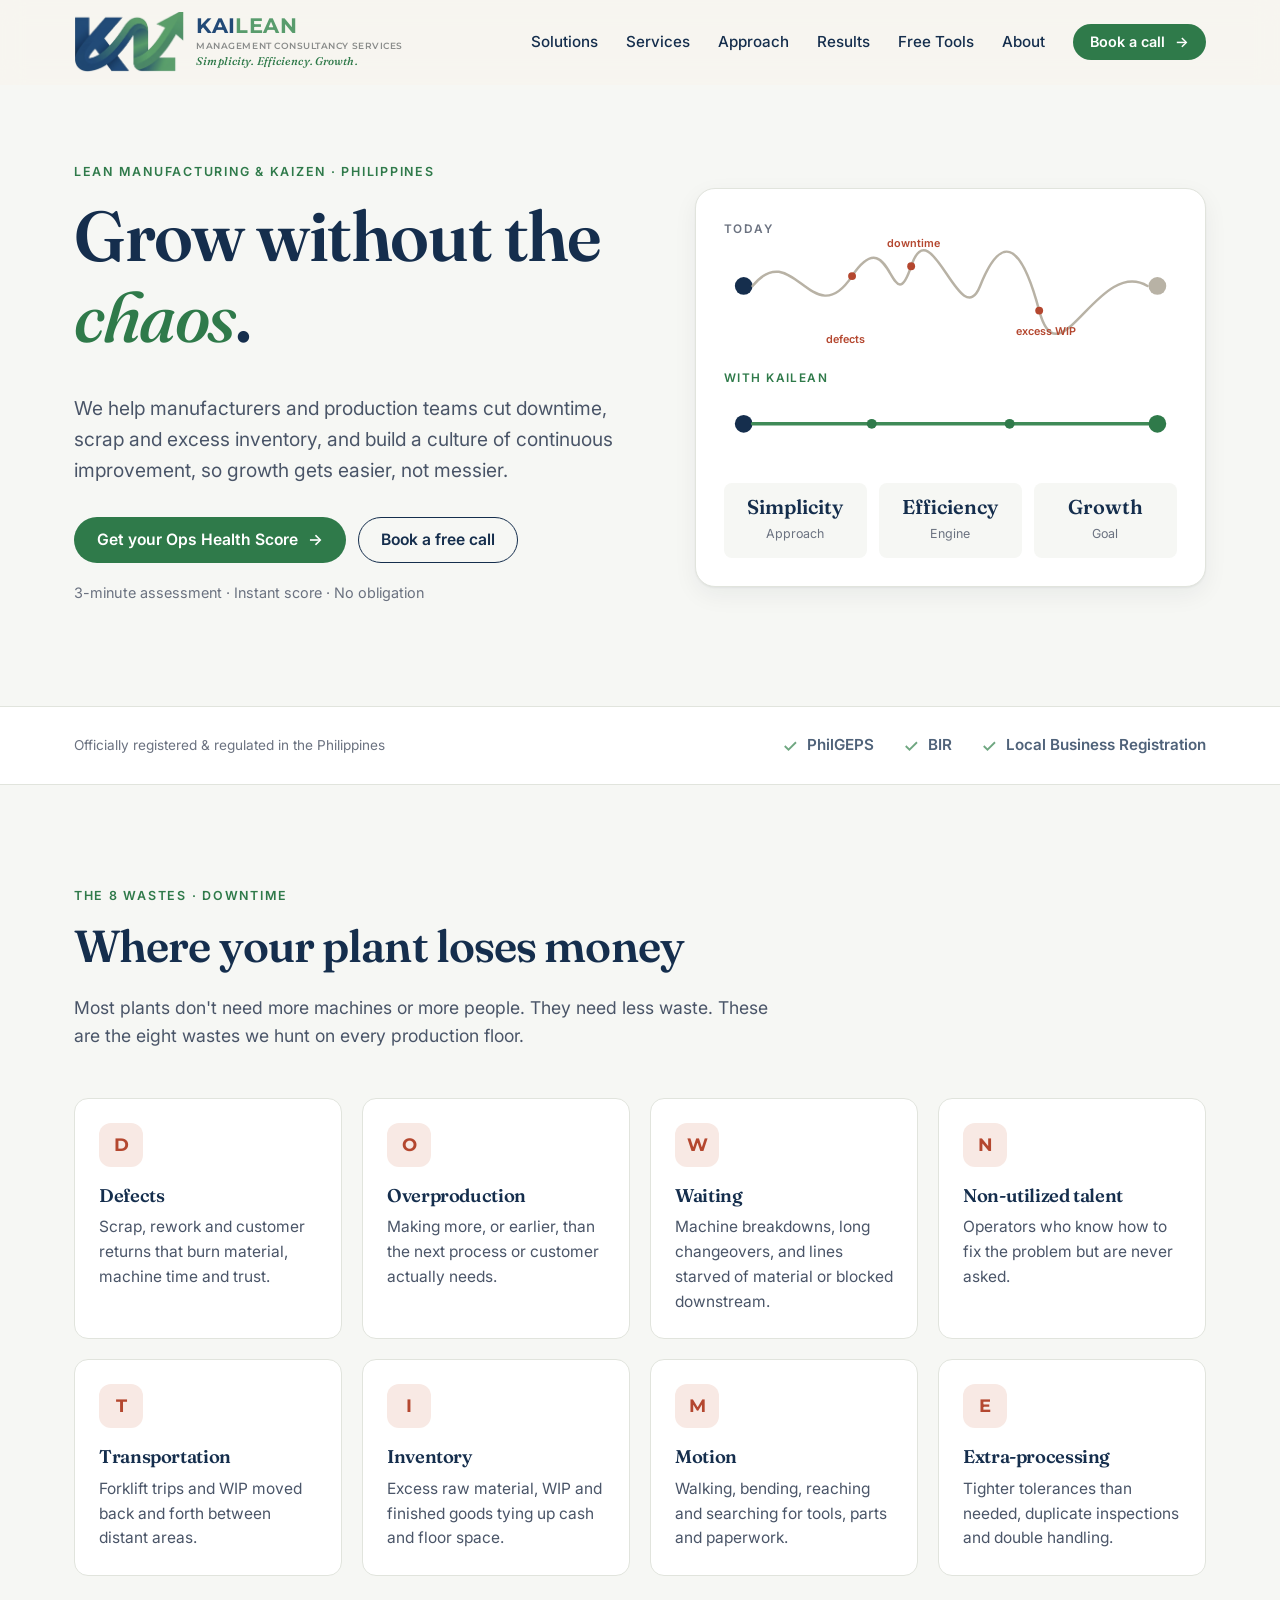
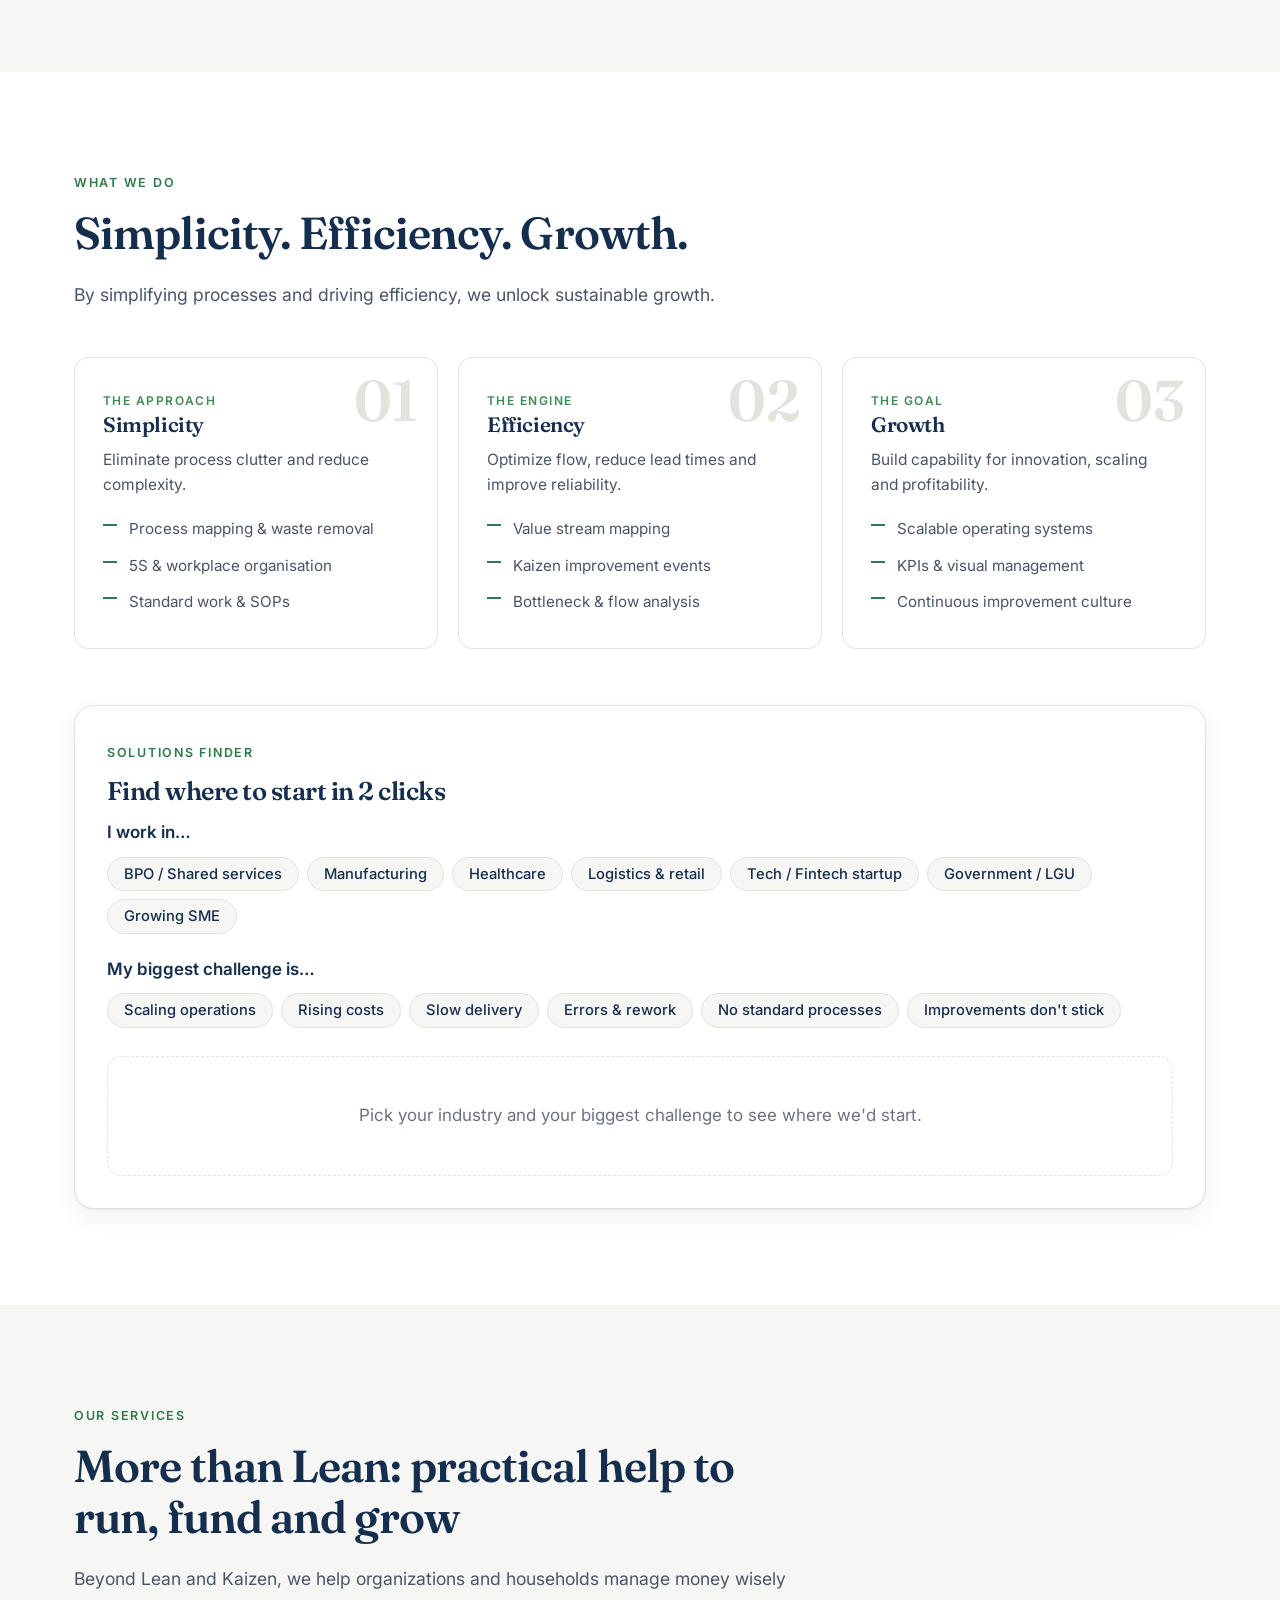
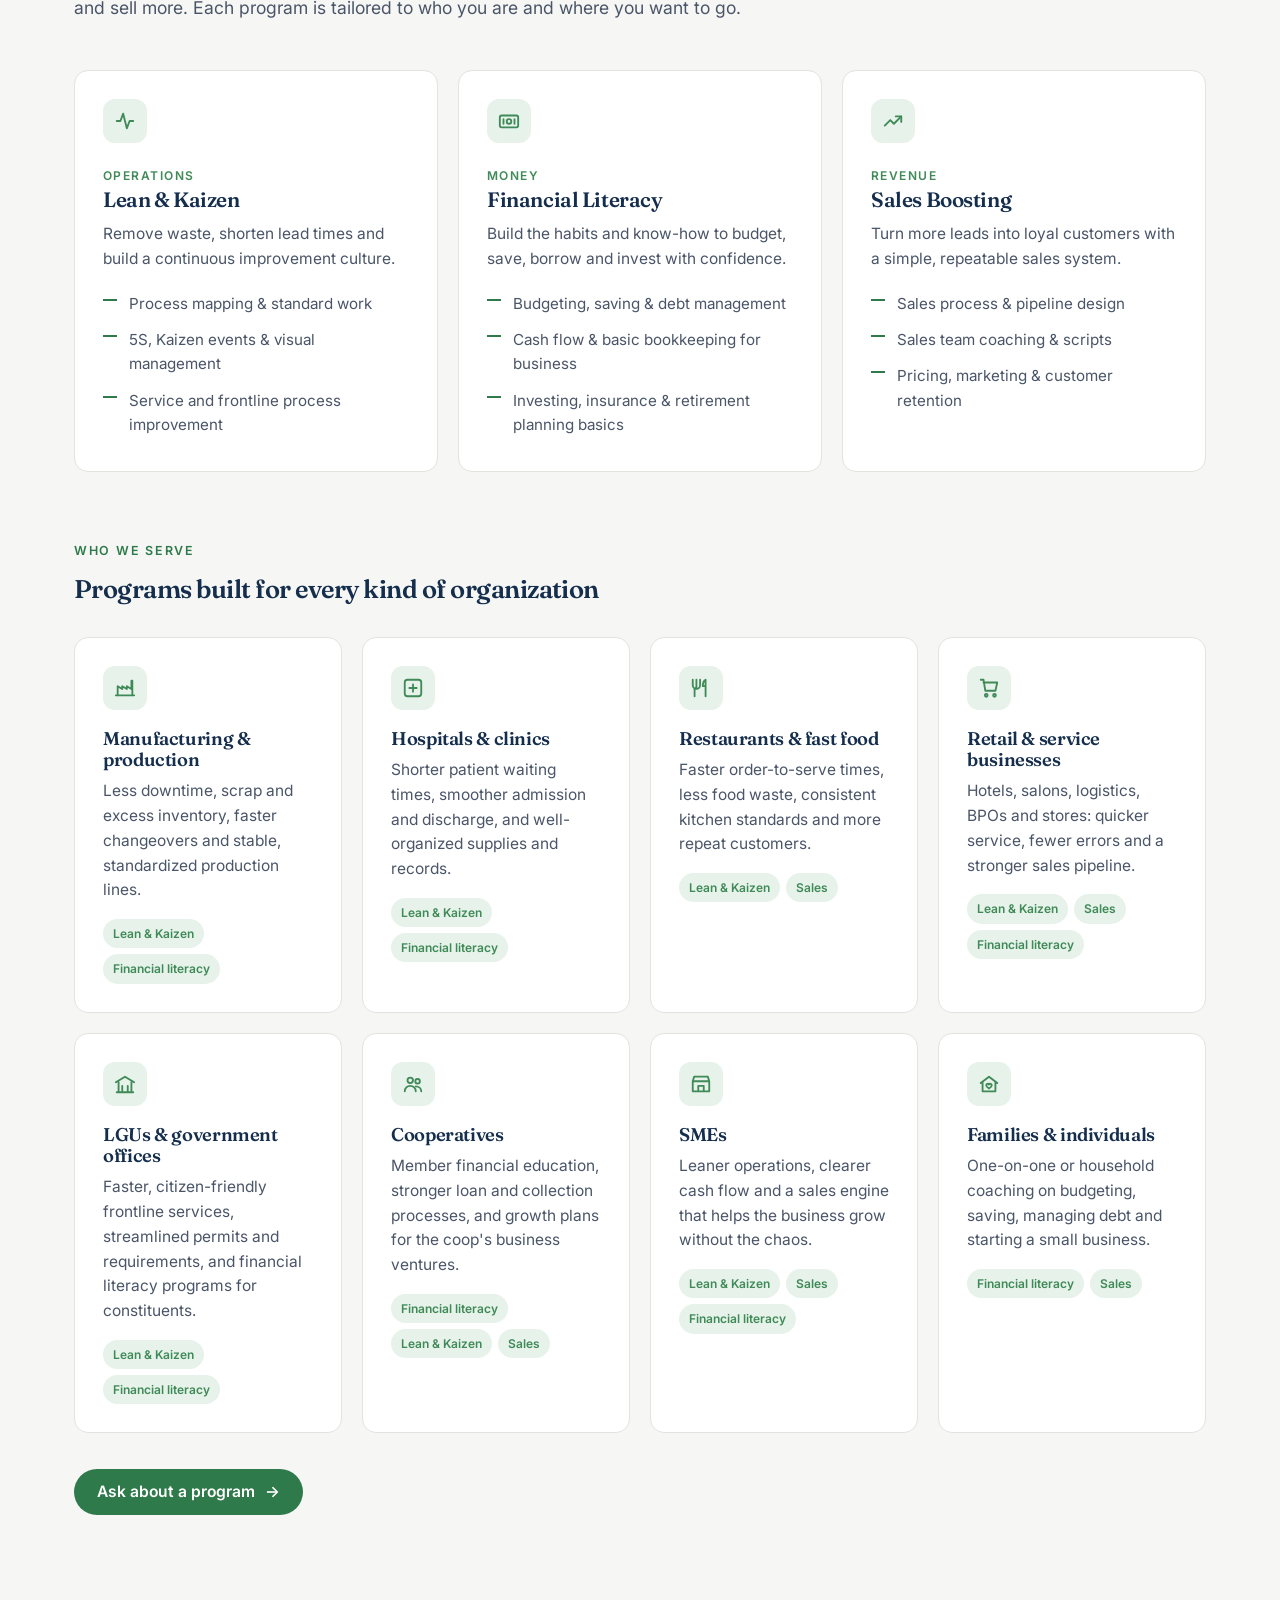
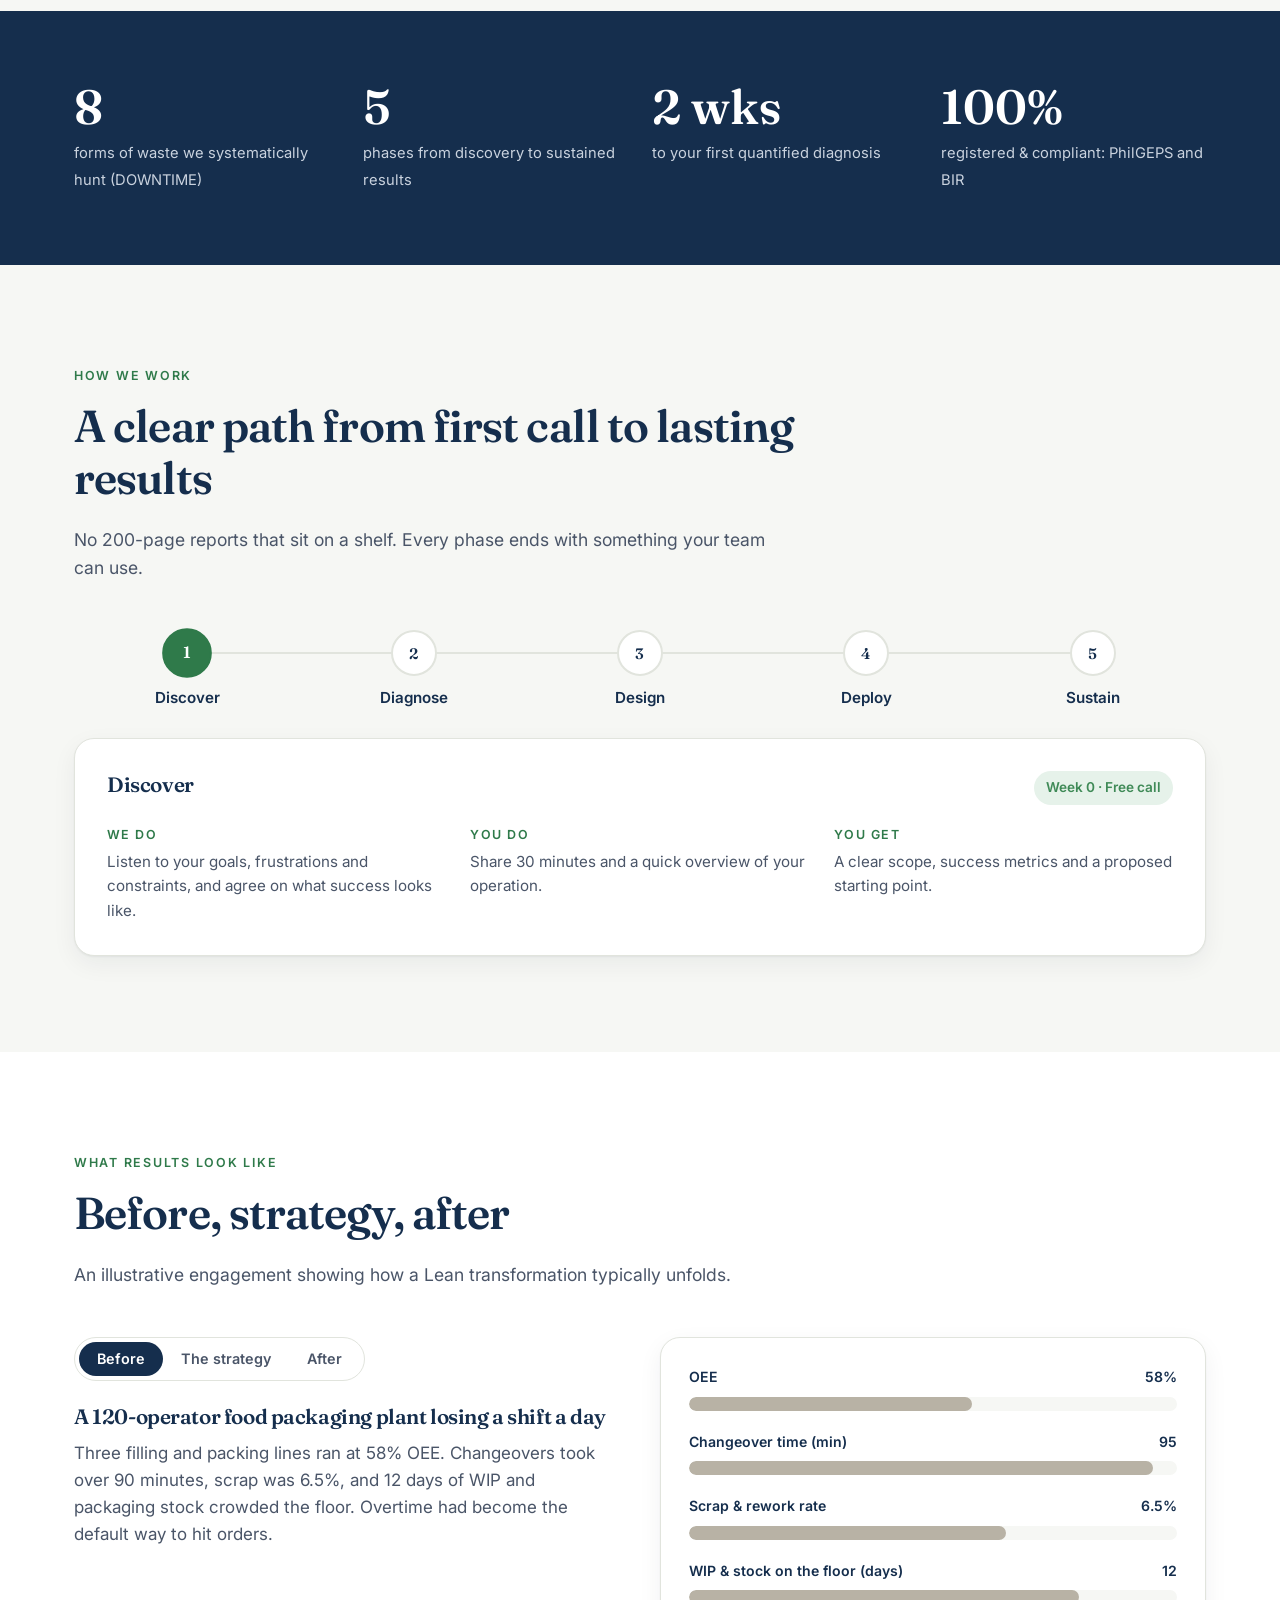
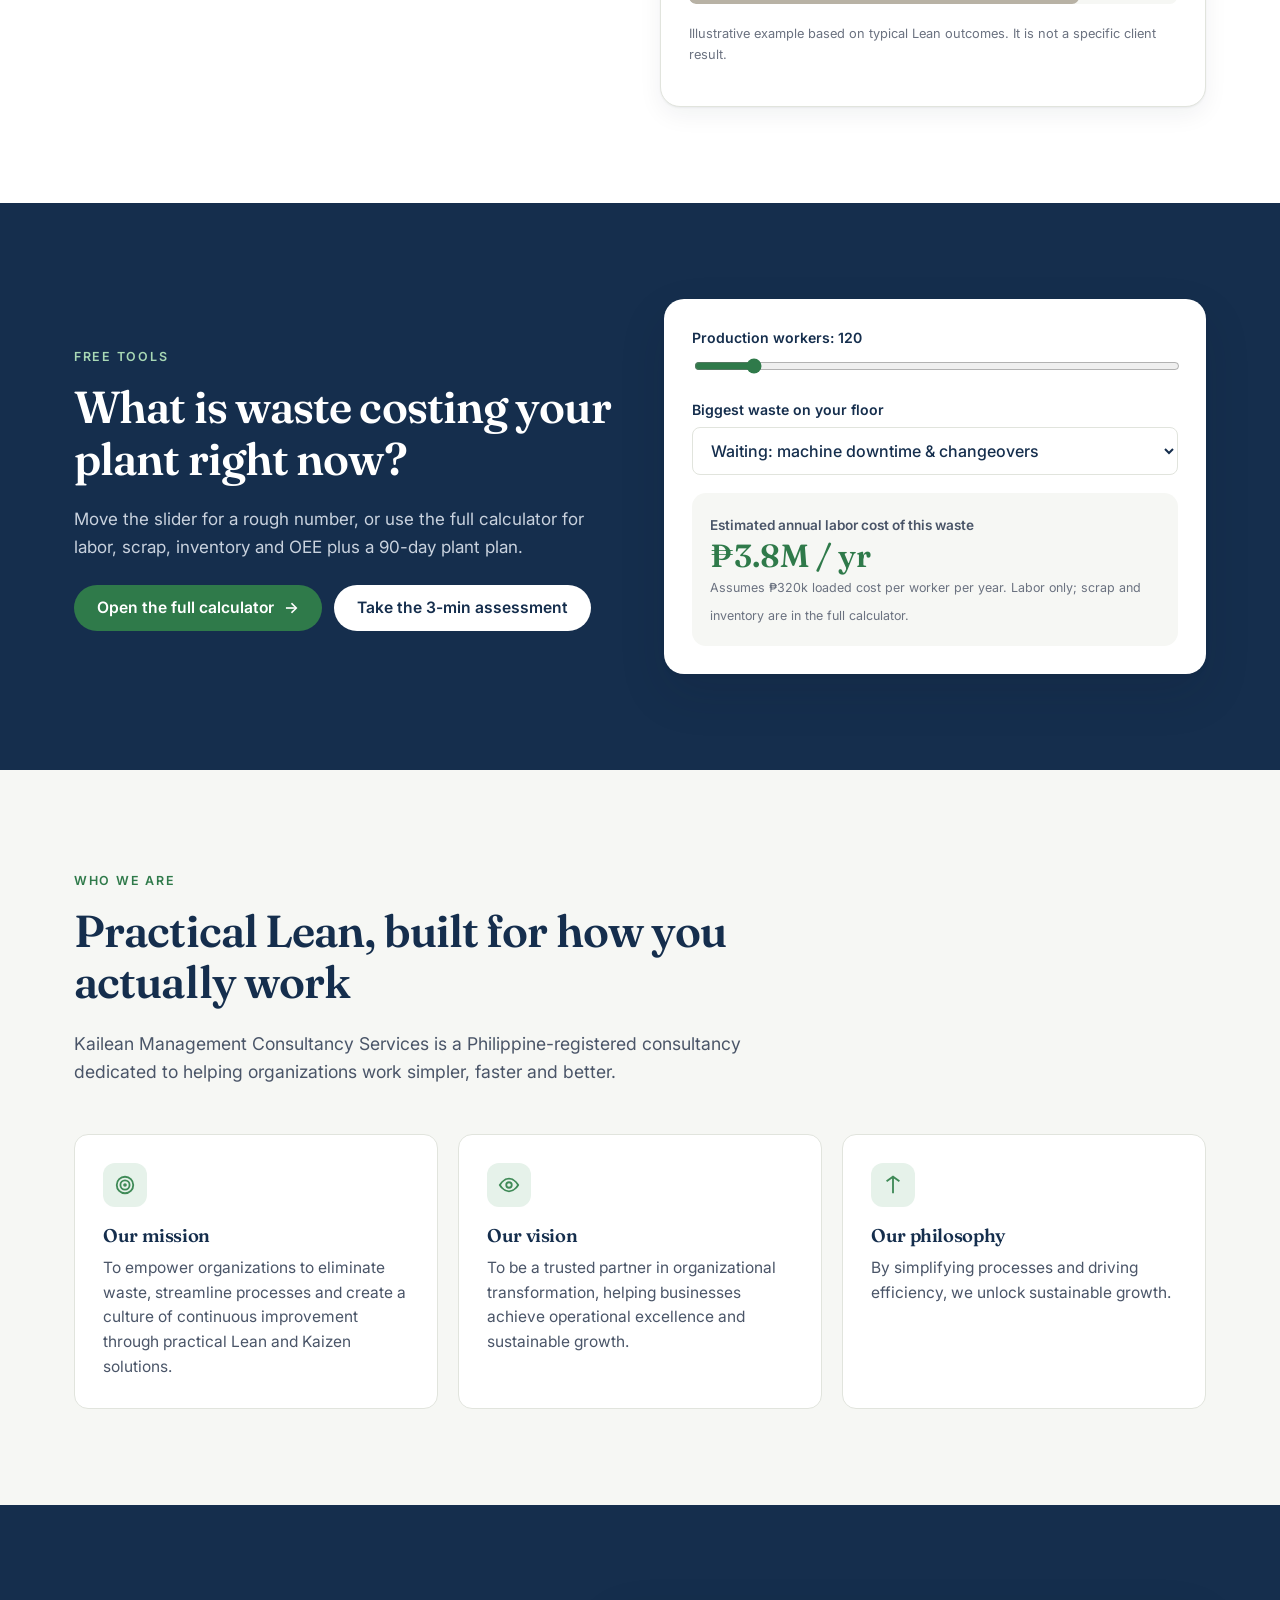
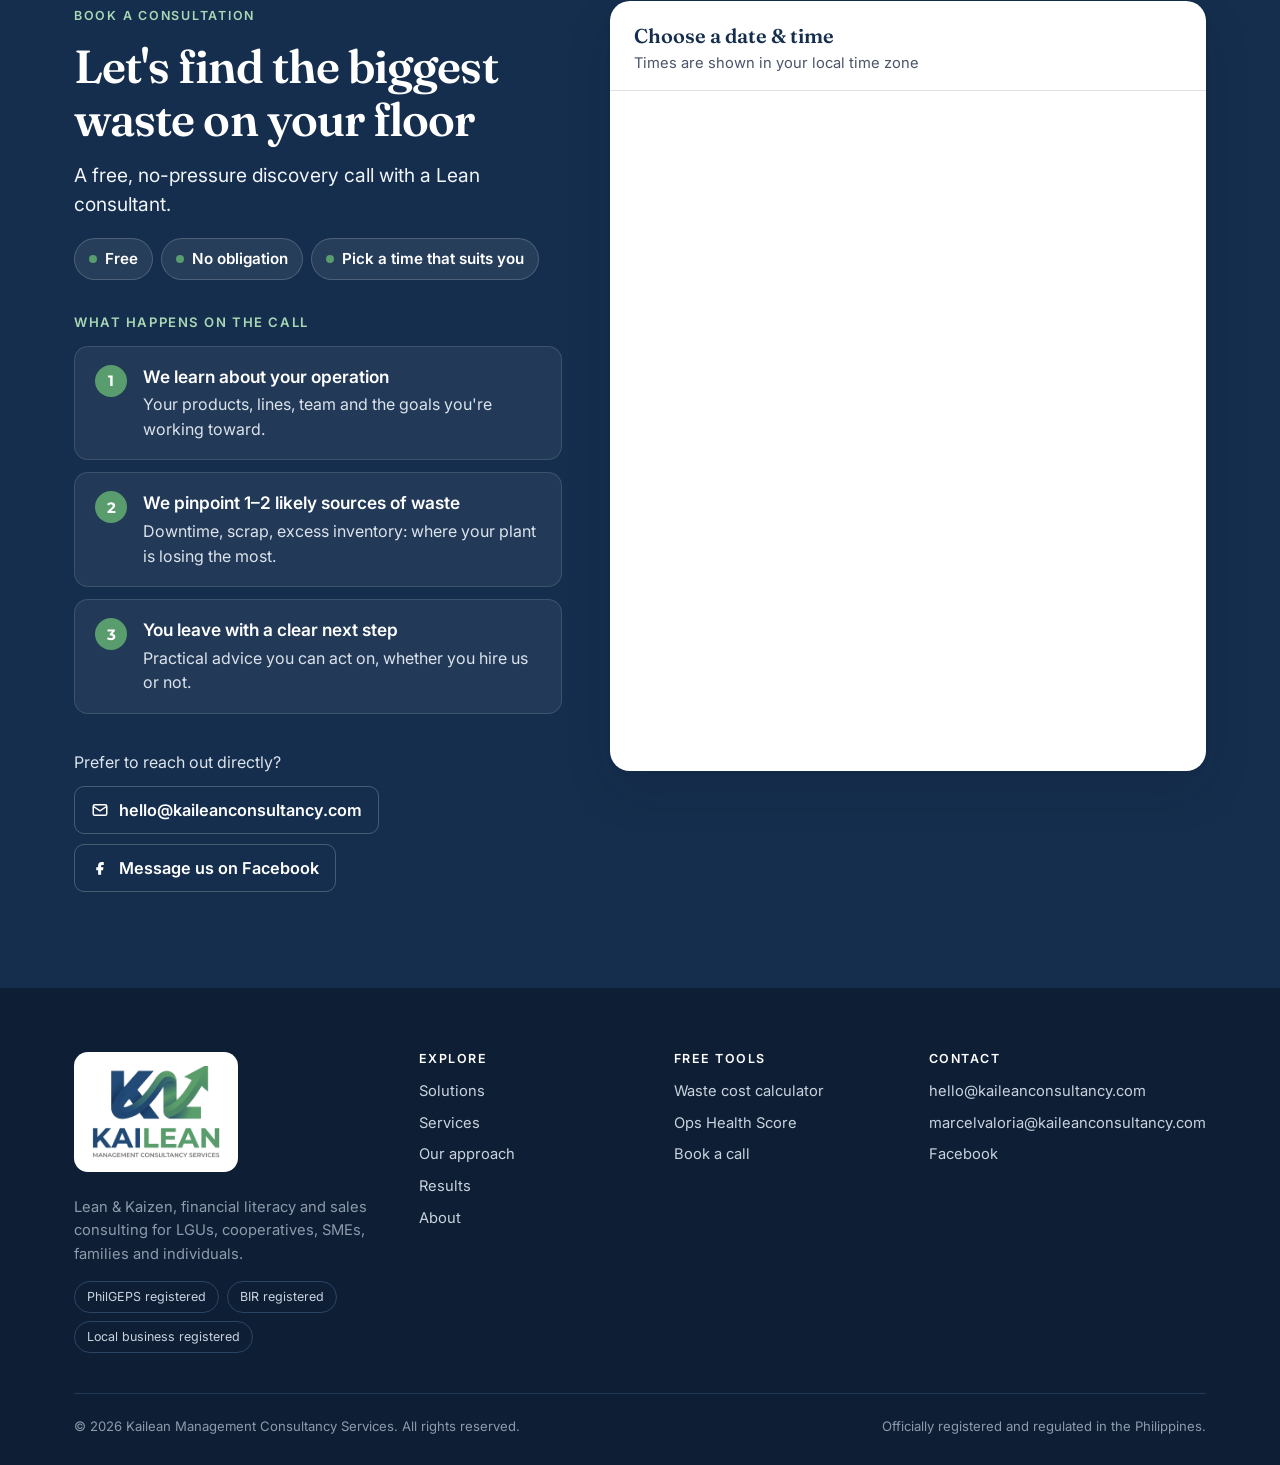
<file: index.html>
<!doctype html>
<html lang="en">
<head>
  <meta charset="utf-8">
  <meta name="viewport" content="width=device-width, initial-scale=1">
  <title>Kailean Management Consultancy | Lean & Kaizen Operational Excellence</title>
  <meta name="description" content="Kailean helps LGUs, cooperatives, SMEs, families and individuals in the Philippines with Lean &amp; Kaizen, financial literacy and sales growth. Simplicity. Efficiency. Growth.">
  <link rel="canonical" href="https://www.kaileanconsultancy.com/">
  <meta property="og:title" content="Kailean Management Consultancy | Simplicity. Efficiency. Growth.">
  <meta property="og:description" content="Lean & Kaizen consulting that removes waste and builds a culture of continuous improvement.">
  <meta property="og:type" content="website">
  <meta property="og:url" content="https://www.kaileanconsultancy.com/">
  <link rel="preconnect" href="https://fonts.googleapis.com">
  <link rel="preconnect" href="https://fonts.gstatic.com" crossorigin>
  <link href="https://fonts.googleapis.com/css2?family=Montserrat:wght@600;700&family=Fraunces:ital,opsz,wght@0,9..144,500;0,9..144,600;1,9..144,500&family=Inter:wght@400;500;600;700&display=swap" rel="stylesheet">
  <link rel="icon" type="image/png" sizes="32x32" href="assets/img/favicon-32.png">
  <link rel="apple-touch-icon" href="assets/img/apple-touch-icon.png">
  <meta name="theme-color" content="#224A77">
  <link rel="stylesheet" href="assets/css/styles.css">
  <link href="https://assets.calendly.com/assets/external/widget.css" rel="stylesheet">
  <script type="application/ld+json">
  {
    "@context": "https://schema.org",
    "@type": "ProfessionalService",
    "name": "Kailean Management Consultancy Services",
    "url": "https://www.kaileanconsultancy.com/",
    "email": "hello@kaileanconsultancy.com",
    "areaServed": "PH",
    "slogan": "Simplicity. Efficiency. Growth.",
    "sameAs": ["https://www.facebook.com/profile.php?id=61591188160240"]
  }
  </script>
</head>
<body>
<a class="skip-link" href="#main">Skip to content</a>

<header class="site-header">
  <div class="container header-inner">
    <a class="brand" href="index.html" aria-label="Kailean home">
      <img class="brand-logo" src="assets/img/kailean-mark.png" alt="" width="450" height="245">
      <span class="brand-text"><span class="kai">KAI</span><span class="lean">LEAN</span><small>Management Consultancy Services</small><em class="brand-slogan">Simplicity. Efficiency. Growth.</em></span>
    </a>
    <button class="nav-toggle" aria-label="Menu" aria-expanded="false" aria-controls="nav">
      <svg width="26" height="26" viewBox="0 0 24 24" fill="none" stroke="currentColor" stroke-width="2" stroke-linecap="round"><path d="M4 7h16M4 12h16M4 17h16"/></svg>
    </button>
    <nav class="nav" id="nav" aria-label="Main">
      <a href="#solutions">Solutions</a>
      <a href="#services">Services</a>
      <a href="#approach">Approach</a>
      <a href="#results">Results</a>
      <a href="#tools">Free Tools</a>
      <a href="#about">About</a>
      <a class="btn btn-primary btn-sm" href="#book">Book a call <span class="arrow">→</span></a>
    </nav>
  </div>
</header>

<main id="main">

  <!-- HERO -->
  <section class="hero">
    <div class="container hero-grid">
      <div>
        <span class="eyebrow">Lean Manufacturing &amp; Kaizen · Philippines</span>
        <h1>Grow without the <em>chaos</em>.</h1>
        <p class="lead">We help manufacturers and production teams cut downtime, scrap and excess inventory, and build a culture of continuous improvement, so growth gets easier, not messier.</p>
        <div class="btn-row">
          <a class="btn btn-primary" href="assessment.html" data-smart-cta>Get your Ops Health Score <span class="arrow">→</span></a>
          <a class="btn btn-ghost" href="#book">Book a free call</a>
        </div>
        <p class="hero-note">3-minute assessment · Instant score · No obligation</p>
      </div>
      <div class="hero-visual reveal" aria-hidden="true">
        <svg class="flow-svg" viewBox="0 0 460 250" fill="none">
          <text x="0" y="16" class="label" fill="#6B7280" font-size="11" font-weight="600" letter-spacing="1.5">TODAY</text>
          <circle cx="20" cy="70" r="9" fill="#152E4D"/>
          <path class="messy" d="M29 70 C 70 20, 90 120, 130 60 S 170 110, 190 50 S 240 120, 260 70 S 300 20, 320 95 S 380 40, 430 70" stroke-width="2.5" stroke-linecap="round"/>
          <circle cx="440" cy="70" r="9" fill="#B8B2A5"/>
          <g fill="#B4472F"><circle cx="130" cy="60" r="4"/><circle cx="190" cy="50" r="4"/><circle cx="320" cy="95" r="4"/></g>
          <text x="104" y="128" fill="#B4472F" font-size="11" font-weight="600">defects</text>
          <text x="166" y="30" fill="#B4472F" font-size="11" font-weight="600">downtime</text>
          <text x="296" y="120" fill="#B4472F" font-size="11" font-weight="600">excess WIP</text>
          <text x="0" y="168" class="label" fill="#2F7A4A" font-size="11" font-weight="600" letter-spacing="1.5">WITH KAILEAN</text>
          <circle cx="20" cy="210" r="9" fill="#152E4D"/>
          <path class="clean" d="M29 210 H 431" stroke-width="3.5" stroke-linecap="round"/>
          <g fill="#2F7A4A"><circle cx="150" cy="210" r="5"/><circle cx="290" cy="210" r="5"/></g>
          <circle cx="440" cy="210" r="9" fill="#2F7A4A"/>
        </svg>
        <div class="hero-stats">
          <div><strong>Simplicity</strong><span>Approach</span></div>
          <div><strong>Efficiency</strong><span>Engine</span></div>
          <div><strong>Growth</strong><span>Goal</span></div>
        </div>
      </div>
    </div>
  </section>

  <!-- TRUST STRIP -->
  <div class="trust">
    <div class="container trust-inner">
      <span class="trust-label">Officially registered &amp; regulated in the Philippines</span>
      <div class="trust-items">
        <span class="trust-item"><svg width="18" height="18" viewBox="0 0 24 24" fill="none" stroke="currentColor" stroke-width="2.4"><path d="M5 12l5 5L20 7"/></svg>PhilGEPS</span>
        <span class="trust-item"><svg width="18" height="18" viewBox="0 0 24 24" fill="none" stroke="currentColor" stroke-width="2.4"><path d="M5 12l5 5L20 7"/></svg>BIR</span>
        <span class="trust-item"><svg width="18" height="18" viewBox="0 0 24 24" fill="none" stroke="currentColor" stroke-width="2.4"><path d="M5 12l5 5L20 7"/></svg>Local Business Registration</span>
        <!-- Add client logos here as <img> once you have permission to show them -->
      </div>
    </div>
  </div>

  <!-- PROBLEM -->
  <section class="section">
    <div class="container">
      <div class="section-head reveal">
        <span class="eyebrow">The 8 wastes · DOWNTIME</span>
        <h2>Where your plant loses money</h2>
        <p>Most plants don't need more machines or more people. They need less waste. These are the eight wastes we hunt on every production floor.</p>
      </div>
      <div class="grid grid-4 stagger waste-grid">
        <article class="card reveal">
          <div class="icon letter">D</div>
          <h3>Defects</h3>
          <p>Scrap, rework and customer returns that burn material, machine time and trust.</p>
        </article>
        <article class="card reveal">
          <div class="icon letter">O</div>
          <h3>Overproduction</h3>
          <p>Making more, or earlier, than the next process or customer actually needs.</p>
        </article>
        <article class="card reveal">
          <div class="icon letter">W</div>
          <h3>Waiting</h3>
          <p>Machine breakdowns, long changeovers, and lines starved of material or blocked downstream.</p>
        </article>
        <article class="card reveal">
          <div class="icon letter">N</div>
          <h3>Non-utilized talent</h3>
          <p>Operators who know how to fix the problem but are never asked.</p>
        </article>
        <article class="card reveal">
          <div class="icon letter">T</div>
          <h3>Transportation</h3>
          <p>Forklift trips and WIP moved back and forth between distant areas.</p>
        </article>
        <article class="card reveal">
          <div class="icon letter">I</div>
          <h3>Inventory</h3>
          <p>Excess raw material, WIP and finished goods tying up cash and floor space.</p>
        </article>
        <article class="card reveal">
          <div class="icon letter">M</div>
          <h3>Motion</h3>
          <p>Walking, bending, reaching and searching for tools, parts and paperwork.</p>
        </article>
        <article class="card reveal">
          <div class="icon letter">E</div>
          <h3>Extra-processing</h3>
          <p>Tighter tolerances than needed, duplicate inspections and double handling.</p>
        </article>
      </div>
    </div>
  </section>

  <!-- PILLARS / SOLUTIONS -->
  <section class="section section--white" id="solutions">
    <div class="container">
      <div class="section-head reveal">
        <span class="eyebrow">What we do</span>
        <h2>Simplicity. Efficiency. Growth.</h2>
        <p>By simplifying processes and driving efficiency, we unlock sustainable growth.</p>
      </div>
      <div class="grid grid-3 stagger" style="margin-bottom:56px">
        <article class="card pillar reveal">
          <span class="num">01</span>
          <span class="tag">The approach</span>
          <h3>Simplicity</h3>
          <p>Eliminate process clutter and reduce complexity.</p>
          <ul><li>Process mapping &amp; waste removal</li><li>5S &amp; workplace organisation</li><li>Standard work &amp; SOPs</li></ul>
        </article>
        <article class="card pillar reveal">
          <span class="num">02</span>
          <span class="tag">The engine</span>
          <h3>Efficiency</h3>
          <p>Optimize flow, reduce lead times and improve reliability.</p>
          <ul><li>Value stream mapping</li><li>Kaizen improvement events</li><li>Bottleneck &amp; flow analysis</li></ul>
        </article>
        <article class="card pillar reveal">
          <span class="num">03</span>
          <span class="tag">The goal</span>
          <h3>Growth</h3>
          <p>Build capability for innovation, scaling and profitability.</p>
          <ul><li>Scalable operating systems</li><li>KPIs &amp; visual management</li><li>Continuous improvement culture</li></ul>
        </article>
      </div>

      <div class="finder reveal" id="finder">
        <span class="eyebrow">Solutions finder</span>
        <h3 style="font-size:1.6rem">Find where to start in 2 clicks</h3>
        <div class="finder-row">
          <span>I work in…</span>
          <div class="chips" role="group" aria-label="Industry">
            <button class="chip" data-group="industry" data-value="bpo" aria-pressed="false">BPO / Shared services</button>
            <button class="chip" data-group="industry" data-value="manufacturing" aria-pressed="false">Manufacturing</button>
            <button class="chip" data-group="industry" data-value="healthcare" aria-pressed="false">Healthcare</button>
            <button class="chip" data-group="industry" data-value="logistics" aria-pressed="false">Logistics &amp; retail</button>
            <button class="chip" data-group="industry" data-value="tech" aria-pressed="false">Tech / Fintech startup</button>
            <button class="chip" data-group="industry" data-value="government" aria-pressed="false">Government / LGU</button>
            <button class="chip" data-group="industry" data-value="sme" aria-pressed="false">Growing SME</button>
          </div>
        </div>
        <div class="finder-row">
          <span>My biggest challenge is…</span>
          <div class="chips" role="group" aria-label="Challenge">
            <button class="chip" data-group="pain" data-value="scaling" aria-pressed="false">Scaling operations</button>
            <button class="chip" data-group="pain" data-value="costs" aria-pressed="false">Rising costs</button>
            <button class="chip" data-group="pain" data-value="slow" aria-pressed="false">Slow delivery</button>
            <button class="chip" data-group="pain" data-value="quality" aria-pressed="false">Errors &amp; rework</button>
            <button class="chip" data-group="pain" data-value="chaos" aria-pressed="false">No standard processes</button>
            <button class="chip" data-group="pain" data-value="culture" aria-pressed="false">Improvements don't stick</button>
          </div>
        </div>
        <div class="finder-results" id="finder-results" aria-live="polite"></div>
      </div>
    </div>
  </section>

  <!-- SERVICES & WHO WE SERVE -->
  <section class="section" id="services">
    <div class="container">
      <div class="section-head reveal">
        <span class="eyebrow">Our services</span>
        <h2>More than Lean: practical help to run, fund and grow</h2>
        <p>Beyond Lean and Kaizen, we help organizations and households manage money wisely and sell more. Each program is tailored to who you are and where you want to go.</p>
      </div>
      <div class="grid grid-3 stagger" style="margin-bottom:64px">
        <article class="card pillar reveal">
          <div class="icon teal"><svg width="22" height="22" viewBox="0 0 24 24" fill="none" stroke="currentColor" stroke-width="2" stroke-linecap="round" stroke-linejoin="round"><path d="M3 12h4l3-8 4 16 3-8h4"/></svg></div>
          <span class="tag">Operations</span>
          <h3>Lean &amp; Kaizen</h3>
          <p>Remove waste, shorten lead times and build a continuous improvement culture.</p>
          <ul><li>Process mapping &amp; standard work</li><li>5S, Kaizen events &amp; visual management</li><li>Service and frontline process improvement</li></ul>
        </article>
        <article class="card pillar reveal">
          <div class="icon teal"><svg width="22" height="22" viewBox="0 0 24 24" fill="none" stroke="currentColor" stroke-width="2" stroke-linecap="round" stroke-linejoin="round"><rect x="2" y="6" width="20" height="13" rx="2"/><circle cx="12" cy="12.5" r="2.5"/><path d="M6 10v5M18 10v5"/></svg></div>
          <span class="tag">Money</span>
          <h3>Financial Literacy</h3>
          <p>Build the habits and know-how to budget, save, borrow and invest with confidence.</p>
          <ul><li>Budgeting, saving &amp; debt management</li><li>Cash flow &amp; basic bookkeeping for business</li><li>Investing, insurance &amp; retirement planning basics</li></ul>
        </article>
        <article class="card pillar reveal">
          <div class="icon teal"><svg width="22" height="22" viewBox="0 0 24 24" fill="none" stroke="currentColor" stroke-width="2" stroke-linecap="round" stroke-linejoin="round"><path d="M3 17l6-6 4 4 8-8"/><path d="M15 7h6v6"/></svg></div>
          <span class="tag">Revenue</span>
          <h3>Sales Boosting</h3>
          <p>Turn more leads into loyal customers with a simple, repeatable sales system.</p>
          <ul><li>Sales process &amp; pipeline design</li><li>Sales team coaching &amp; scripts</li><li>Pricing, marketing &amp; customer retention</li></ul>
        </article>
      </div>

      <div class="section-head reveal" style="margin-bottom:32px">
        <span class="eyebrow">Who we serve</span>
        <h3 style="font-size:1.6rem">Programs built for every kind of organization</h3>
      </div>
      <div class="grid grid-4 stagger audience-grid">
        <article class="card reveal">
          <div class="icon teal"><svg width="22" height="22" viewBox="0 0 24 24" fill="none" stroke="currentColor" stroke-width="2" stroke-linecap="round" stroke-linejoin="round"><path d="M2 20h20M4 20V10l5 3V10l5 3V10l5 3V4h1v16"/></svg></div>
          <h3>Manufacturing &amp; production</h3>
          <p>Less downtime, scrap and excess inventory, faster changeovers and stable, standardized production lines.</p>
          <div class="fits"><span>Lean &amp; Kaizen</span><span>Financial literacy</span></div>
        </article>
        <article class="card reveal">
          <div class="icon teal"><svg width="22" height="22" viewBox="0 0 24 24" fill="none" stroke="currentColor" stroke-width="2" stroke-linecap="round" stroke-linejoin="round"><rect x="3" y="3" width="18" height="18" rx="3"/><path d="M12 8v8M8 12h8"/></svg></div>
          <h3>Hospitals &amp; clinics</h3>
          <p>Shorter patient waiting times, smoother admission and discharge, and well-organized supplies and records.</p>
          <div class="fits"><span>Lean &amp; Kaizen</span><span>Financial literacy</span></div>
        </article>
        <article class="card reveal">
          <div class="icon teal"><svg width="22" height="22" viewBox="0 0 24 24" fill="none" stroke="currentColor" stroke-width="2" stroke-linecap="round" stroke-linejoin="round"><path d="M7 3v8a2 2 0 0 1-2 2v8M3 3v6a4 4 0 0 0 4 4M11 3v6a4 4 0 0 1-4 4M17 21V3c-2 1-3 4-3 7h3"/></svg></div>
          <h3>Restaurants &amp; fast food</h3>
          <p>Faster order-to-serve times, less food waste, consistent kitchen standards and more repeat customers.</p>
          <div class="fits"><span>Lean &amp; Kaizen</span><span>Sales</span></div>
        </article>
        <article class="card reveal">
          <div class="icon teal"><svg width="22" height="22" viewBox="0 0 24 24" fill="none" stroke="currentColor" stroke-width="2" stroke-linecap="round" stroke-linejoin="round"><path d="M6 6h15l-2 9H8L6 3H3"/><circle cx="9" cy="20" r="1.5"/><circle cx="18" cy="20" r="1.5"/></svg></div>
          <h3>Retail &amp; service businesses</h3>
          <p>Hotels, salons, logistics, BPOs and stores: quicker service, fewer errors and a stronger sales pipeline.</p>
          <div class="fits"><span>Lean &amp; Kaizen</span><span>Sales</span><span>Financial literacy</span></div>
        </article>
        <article class="card reveal">
          <div class="icon teal"><svg width="22" height="22" viewBox="0 0 24 24" fill="none" stroke="currentColor" stroke-width="2" stroke-linecap="round" stroke-linejoin="round"><path d="M3 21h18M5 21V10M19 21V10M9 21v-7M15 21v-7M2 10l10-6 10 6"/></svg></div>
          <h3>LGUs &amp; government offices</h3>
          <p>Faster, citizen-friendly frontline services, streamlined permits and requirements, and financial literacy programs for constituents.</p>
          <div class="fits"><span>Lean &amp; Kaizen</span><span>Financial literacy</span></div>
        </article>
        <article class="card reveal">
          <div class="icon teal"><svg width="22" height="22" viewBox="0 0 24 24" fill="none" stroke="currentColor" stroke-width="2" stroke-linecap="round" stroke-linejoin="round"><circle cx="9" cy="8" r="3"/><circle cx="17" cy="9" r="2.5"/><path d="M3 20c0-3.3 2.7-6 6-6s6 2.7 6 6M15 14.5c3 0 6 2 6 5.5"/></svg></div>
          <h3>Cooperatives</h3>
          <p>Member financial education, stronger loan and collection processes, and growth plans for the coop's business ventures.</p>
          <div class="fits"><span>Financial literacy</span><span>Lean &amp; Kaizen</span><span>Sales</span></div>
        </article>
        <article class="card reveal">
          <div class="icon teal"><svg width="22" height="22" viewBox="0 0 24 24" fill="none" stroke="currentColor" stroke-width="2" stroke-linecap="round" stroke-linejoin="round"><path d="M3 9l1.5-5h15L21 9M3 9v11h18V9M3 9h18M9 20v-6h6v6"/></svg></div>
          <h3>SMEs</h3>
          <p>Leaner operations, clearer cash flow and a sales engine that helps the business grow without the chaos.</p>
          <div class="fits"><span>Lean &amp; Kaizen</span><span>Sales</span><span>Financial literacy</span></div>
        </article>
        <article class="card reveal">
          <div class="icon teal"><svg width="22" height="22" viewBox="0 0 24 24" fill="none" stroke="currentColor" stroke-width="2" stroke-linecap="round" stroke-linejoin="round"><path d="M3 11l9-7 9 7M5 9.5V20h14V9.5"/><path d="M12 17s-3-1.8-3-3.6a1.6 1.6 0 0 1 3-.8 1.6 1.6 0 0 1 3 .8c0 1.8-3 3.6-3 3.6z"/></svg></div>
          <h3>Families &amp; individuals</h3>
          <p>One-on-one or household coaching on budgeting, saving, managing debt and starting a small business.</p>
          <div class="fits"><span>Financial literacy</span><span>Sales</span></div>
        </article>
      </div>
      <div class="btn-row reveal" style="margin-top:36px">
        <a class="btn btn-primary" href="#book">Ask about a program <span class="arrow">→</span></a>
      </div>
    </div>
  </section>

  <!-- METRICS BAND
       Replace these with real, verifiable results as you collect them
       (e.g. projects delivered, average lead-time reduction, hours saved). -->
  <section class="section section--ink" style="padding:72px 0">
    <div class="container metrics">
      <div class="metric"><strong data-count="8">0</strong><span>forms of waste we systematically hunt (DOWNTIME)</span></div>
      <div class="metric"><strong data-count="5">0</strong><span>phases from discovery to sustained results</span></div>
      <div class="metric"><strong data-count="2" data-suffix=" wks">0</strong><span>to your first quantified diagnosis</span></div>
      <div class="metric"><strong data-count="100" data-suffix="%">0</strong><span>registered &amp; compliant: PhilGEPS and BIR</span></div>
    </div>
  </section>

  <!-- APPROACH TIMELINE -->
  <section class="section" id="approach">
    <div class="container">
      <div class="section-head reveal">
        <span class="eyebrow">How we work</span>
        <h2>A clear path from first call to lasting results</h2>
        <p>No 200-page reports that sit on a shelf. Every phase ends with something your team can use.</p>
      </div>
      <div id="timeline" class="reveal">
        <div class="timeline-steps" role="tablist" aria-label="Engagement phases">
          <div class="timeline-progress"></div>
          <button class="t-step" role="tab" aria-controls="tp1"><span class="t-dot">1</span><span>Discover</span></button>
          <button class="t-step" role="tab" aria-controls="tp2"><span class="t-dot">2</span><span>Diagnose</span></button>
          <button class="t-step" role="tab" aria-controls="tp3"><span class="t-dot">3</span><span>Design</span></button>
          <button class="t-step" role="tab" aria-controls="tp4"><span class="t-dot">4</span><span>Deploy</span></button>
          <button class="t-step" role="tab" aria-controls="tp5"><span class="t-dot">5</span><span>Sustain</span></button>
        </div>
        <div class="t-panel" id="tp1" role="tabpanel">
          <div class="t-panel-head"><h3>Discover</h3><span class="duration">Week 0 · Free call</span></div>
          <div class="t-cols">
            <div><h4>We do</h4><p>Listen to your goals, frustrations and constraints, and agree on what success looks like.</p></div>
            <div><h4>You do</h4><p>Share 30 minutes and a quick overview of your operation.</p></div>
            <div><h4>You get</h4><p>A clear scope, success metrics and a proposed starting point.</p></div>
          </div>
        </div>
        <div class="t-panel" id="tp2" role="tabpanel" hidden>
          <div class="t-panel-head"><h3>Diagnose</h3><span class="duration">1–2 weeks</span></div>
          <div class="t-cols">
            <div><h4>We do</h4><p>Gemba walks, process interviews, data review and current-state value stream mapping.</p></div>
            <div><h4>You do</h4><p>Give us access to the floor, the people and the numbers.</p></div>
            <div><h4>You get</h4><p>A quantified waste report: where time and money are leaking, and how much.</p></div>
          </div>
        </div>
        <div class="t-panel" id="tp3" role="tabpanel" hidden>
          <div class="t-panel-head"><h3>Design</h3><span class="duration">1–2 weeks</span></div>
          <div class="t-cols">
            <div><h4>We do</h4><p>Co-design the future-state process with your team, prioritising by impact and effort.</p></div>
            <div><h4>You do</h4><p>Join design workshops so the solution is yours, not ours.</p></div>
            <div><h4>You get</h4><p>A future-state map, an improvement roadmap and quick wins to start immediately.</p></div>
          </div>
        </div>
        <div class="t-panel" id="tp4" role="tabpanel" hidden>
          <div class="t-panel-head"><h3>Deploy</h3><span class="duration">4–12 weeks</span></div>
          <div class="t-cols">
            <div><h4>We do</h4><p>Run Kaizen events, implement standard work, 5S and visual management alongside your people.</p></div>
            <div><h4>You do</h4><p>Commit team time to improvement and remove roadblocks.</p></div>
            <div><h4>You get</h4><p>Implemented improvements with before/after measurements.</p></div>
          </div>
        </div>
        <div class="t-panel" id="tp5" role="tabpanel" hidden>
          <div class="t-panel-head"><h3>Sustain</h3><span class="duration">Ongoing</span></div>
          <div class="t-cols">
            <div><h4>We do</h4><p>Coach leaders, set up KPI boards and daily huddles, and hand over the playbook.</p></div>
            <div><h4>You do</h4><p>Own the routines and keep improving, every day.</p></div>
            <div><h4>You get</h4><p>A self-running continuous improvement culture that doesn't depend on us.</p></div>
          </div>
        </div>
      </div>
    </div>
  </section>

  <!-- CASE STUDY (illustrative until real cases are published) -->
  <section class="section section--white" id="results">
    <div class="container">
      <div class="section-head reveal">
        <span class="eyebrow">What results look like</span>
        <h2>Before, strategy, after</h2>
        <p>An illustrative engagement showing how a Lean transformation typically unfolds.</p>
      </div>
      <div class="case" id="case">
        <div class="reveal">
          <div class="seg" role="tablist" aria-label="Case study stage">
            <button role="tab" data-key="before" aria-selected="true">Before</button>
            <button role="tab" data-key="strategy" aria-selected="false">The strategy</button>
            <button role="tab" data-key="after" aria-selected="false">After</button>
          </div>
          <div class="case-pane" data-key="before">
            <h3>A 120-operator food packaging plant losing a shift a day</h3>
            <p>Three filling and packing lines ran at 58% OEE. Changeovers took over 90 minutes, scrap was 6.5%, and 12 days of WIP and packaging stock crowded the floor. Overtime had become the default way to hit orders.</p>
          </div>
          <div class="case-pane" data-key="strategy" hidden>
            <h3>See the waste, fix the flow, make it stick</h3>
            <ul>
              <li>Gemba walks and a value stream map traced most of the lead time to waiting and excess WIP</li>
              <li>A SMED Kaizen event moved changeover tasks offline and standardized setups</li>
              <li>Poka-yoke on fill weights and seal checks cut defects at the source</li>
              <li>5S, kanban for packaging materials, TPM daily checks and an OEE board with shift huddles</li>
            </ul>
          </div>
          <div class="case-pane" data-key="after" hidden>
            <h3>More output, less scrap, no new lines</h3>
            <p>Faster changeovers and fewer stoppages unlocked hidden capacity on the existing lines. Overtime fell, scrap more than halved, and freed-up floor space and cash went to growth. Operators now run their own daily improvement routine.</p>
          </div>
        </div>
        <div class="case-chart reveal">
          <div class="bar-row">
            <div class="bar-label"><span>OEE</span><span class="val" data-before="58%" data-after="74%">58%</span></div>
            <div class="bar-track"><div class="bar" data-before="58" data-after="74"></div></div>
          </div>
          <div class="bar-row">
            <div class="bar-label"><span>Changeover time (min)</span><span class="val" data-before="95" data-after="35">95</span></div>
            <div class="bar-track"><div class="bar" data-before="95" data-after="35"></div></div>
          </div>
          <div class="bar-row">
            <div class="bar-label"><span>Scrap &amp; rework rate</span><span class="val" data-before="6.5%" data-after="2.8%">6.5%</span></div>
            <div class="bar-track"><div class="bar" data-before="65" data-after="28"></div></div>
          </div>
          <div class="bar-row">
            <div class="bar-label"><span>WIP &amp; stock on the floor (days)</span><span class="val" data-before="12" data-after="5">12</span></div>
            <div class="bar-track"><div class="bar" data-before="80" data-after="33"></div></div>
          </div>
          <p class="disclaimer">Illustrative example based on typical Lean outcomes. It is not a specific client result.</p>
        </div>
      </div>
    </div>
  </section>

  <!-- CALCULATOR TEASER -->
  <section class="section section--ink" id="tools">
    <div class="container split">
      <div class="reveal">
        <span class="eyebrow">Free tools</span>
        <h2>What is waste costing your plant right now?</h2>
        <p>Move the slider for a rough number, or use the full calculator for labor, scrap, inventory and OEE plus a 90-day plant plan.</p>
        <div class="btn-row" style="margin-top:24px">
          <a class="btn btn-primary" href="calculator.html">Open the full calculator <span class="arrow">→</span></a>
          <a class="btn btn-light" href="assessment.html" data-smart-cta>Take the 3-min assessment</a>
        </div>
      </div>
      <div class="mini-calc reveal" id="mini-calc">
        <div class="field">
          <label for="mc-team">Production workers: <span id="mc-team-out">120</span></label>
          <input type="range" id="mc-team" min="10" max="1000" step="10" value="120">
        </div>
        <div class="field">
          <label for="mc-bottleneck">Biggest waste on your floor</label>
          <select id="mc-bottleneck">
            <option value="0.10">Waiting: machine downtime &amp; changeovers</option>
            <option value="0.09">Defects: scrap &amp; rework</option>
            <option value="0.07">Overproduction &amp; excess inventory</option>
            <option value="0.06">Motion: searching for tools &amp; parts</option>
            <option value="0.05">Transportation: moving WIP around</option>
          </select>
        </div>
        <div class="out">
          <span style="font-size:.85rem;font-weight:600">Estimated annual labor cost of this waste</span>
          <strong id="mc-result">₱0</strong>
          <span style="font-size:.78rem;color:var(--muted)">Assumes ₱320k loaded cost per worker per year. Labor only; scrap and inventory are in the full calculator.</span>
        </div>
      </div>
    </div>
  </section>

  <!-- ABOUT -->
  <section class="section" id="about">
    <div class="container">
      <div class="section-head reveal">
        <span class="eyebrow">Who we are</span>
        <h2>Practical Lean, built for how you actually work</h2>
        <p>Kailean Management Consultancy Services is a Philippine-registered consultancy dedicated to helping organizations work simpler, faster and better.</p>
      </div>
      <div class="mvp stagger">
        <article class="card reveal">
          <div class="icon teal"><svg width="22" height="22" viewBox="0 0 24 24" fill="none" stroke="currentColor" stroke-width="2"><circle cx="12" cy="12" r="9"/><circle cx="12" cy="12" r="5"/><circle cx="12" cy="12" r="1"/></svg></div>
          <h3>Our mission</h3>
          <p>To empower organizations to eliminate waste, streamline processes and create a culture of continuous improvement through practical Lean and Kaizen solutions.</p>
        </article>
        <article class="card reveal">
          <div class="icon teal"><svg width="22" height="22" viewBox="0 0 24 24" fill="none" stroke="currentColor" stroke-width="2"><path d="M2 12s4-7 10-7 10 7 10 7-4 7-10 7S2 12 2 12z"/><circle cx="12" cy="12" r="3"/></svg></div>
          <h3>Our vision</h3>
          <p>To be a trusted partner in organizational transformation, helping businesses achieve operational excellence and sustainable growth.</p>
        </article>
        <article class="card reveal">
          <div class="icon teal"><svg width="22" height="22" viewBox="0 0 24 24" fill="none" stroke="currentColor" stroke-width="2"><path d="M12 3v18M5 8l7-5 7 5"/></svg></div>
          <h3>Our philosophy</h3>
          <p>By simplifying processes and driving efficiency, we unlock sustainable growth.</p>
        </article>
      </div>
      <!-- TEAM: add photo cards for each consultant (name, role, certifications, LinkedIn) here. -->
    </div>
  </section>

  <!-- BOOKING -->
  <section class="section section--ink" id="book">
    <div class="container cta-grid">
      <div class="reveal book-copy">
        <span class="eyebrow">Book a consultation</span>
        <h2>Let's find the biggest waste on your floor</h2>
        <p class="book-intro">A free, no-pressure discovery call with a Lean consultant.</p>
        <ul class="book-meta" aria-label="Call details">
          <li>Free</li>
          <li>No obligation</li>
          <li>Pick a time that suits you</li>
        </ul>

        <h3 class="book-sub">What happens on the call</h3>
        <ol class="book-steps">
          <li>
            <strong>We learn about your operation</strong>
            <span>Your products, lines, team and the goals you're working toward.</span>
          </li>
          <li>
            <strong>We pinpoint 1–2 likely sources of waste</strong>
            <span>Downtime, scrap, excess inventory: where your plant is losing the most.</span>
          </li>
          <li>
            <strong>You leave with a clear next step</strong>
            <span>Practical advice you can act on, whether you hire us or not.</span>
          </li>
        </ol>

        <div class="book-contact">
          <span>Prefer to reach out directly?</span>
          <a href="mailto:hello@kaileanconsultancy.com">
            <svg width="18" height="18" viewBox="0 0 24 24" fill="none" stroke="currentColor" stroke-width="2" aria-hidden="true"><rect x="3" y="5" width="18" height="14" rx="2"/><path d="M3 7l9 6 9-6"/></svg>
            hello@kaileanconsultancy.com
          </a>
          <a href="https://www.facebook.com/profile.php?id=61591188160240" target="_blank" rel="noopener">
            <svg width="18" height="18" viewBox="0 0 24 24" fill="currentColor" aria-hidden="true"><path d="M14 8h3V4h-3c-2.8 0-4.5 1.8-4.5 4.6V11H7v4h2.5v6h4v-6H16l.6-4h-3.1V8.9c0-.6.3-.9.5-.9z"/></svg>
            Message us on Facebook
          </a>
        </div>
      </div>
      <div class="booking-frame reveal">
        <div class="booking-head">
          <strong>Choose a date &amp; time</strong>
          <span>Times are shown in your local time zone</span>
        </div>
        <div class="calendly-inline-widget" data-url="https://calendly.com/kaileanconsultancy?hide_gdpr_banner=1&primary_color=2f7a4a"></div>
      </div>
    </div>
  </section>
</main>

<footer class="site-footer">
  <div class="container">
    <div class="footer-grid">
      <div>
        <a class="footer-logo" href="index.html"><img src="assets/img/kailean-logo.png" alt="Kailean Management Consultancy Services" width="586" height="420"></a>
        <p>Lean &amp; Kaizen, financial literacy and sales consulting for LGUs, cooperatives, SMEs, families and individuals.</p>
        <div class="badges"><span class="badge">PhilGEPS registered</span><span class="badge">BIR registered</span><span class="badge">Local business registered</span></div>
      </div>
      <div>
        <h4>Explore</h4>
        <ul><li><a href="#solutions">Solutions</a></li><li><a href="#services">Services</a></li><li><a href="#approach">Our approach</a></li><li><a href="#results">Results</a></li><li><a href="#about">About</a></li></ul>
      </div>
      <div>
        <h4>Free tools</h4>
        <ul><li><a href="calculator.html">Waste cost calculator</a></li><li><a href="assessment.html">Ops Health Score</a></li><li><a href="#book">Book a call</a></li></ul>
      </div>
      <div>
        <h4>Contact</h4>
        <ul>
          <li><a href="mailto:hello@kaileanconsultancy.com">hello@kaileanconsultancy.com</a></li>
          <li><a href="mailto:marcelvaloria@kaileanconsultancy.com">marcelvaloria@kaileanconsultancy.com</a></li>
          <li><a href="https://www.facebook.com/profile.php?id=61591188160240" target="_blank" rel="noopener">Facebook</a></li>
        </ul>
      </div>
    </div>
    <div class="footer-bottom">
      <span>© <span id="year">2026</span> Kailean Management Consultancy Services. All rights reserved.</span>
      <span>Officially registered and regulated in the Philippines.</span>
    </div>
  </div>
</footer>

<a class="btn btn-primary fab" href="#" data-book>Book a free call <span class="arrow">→</span></a>
<div class="mobile-bar">
  <a class="btn btn-ghost" href="assessment.html">Get my score</a>
  <a class="btn btn-primary" href="#" data-book>Book a call</a>
</div>

<div class="modal-backdrop" id="exit-modal" aria-hidden="true">
  <div class="modal" role="dialog" aria-modal="true" aria-labelledby="exit-title">
    <button class="modal-close" aria-label="Close">×</button>
    <span class="eyebrow">Before you go</span>
    <h3 id="exit-title" style="font-size:1.6rem">How healthy are your operations?</h3>
    <p>Answer 15 quick questions and get an instant Ops Health Score with your weakest area and a quick win to start on.</p>
    <a class="btn btn-primary btn-block" href="assessment.html">Get my free score <span class="arrow">→</span></a>
  </div>
</div>

<script src="https://assets.calendly.com/assets/external/widget.js" async></script>
<script src="assets/js/main.js"></script>
</body>
</html>
</file>
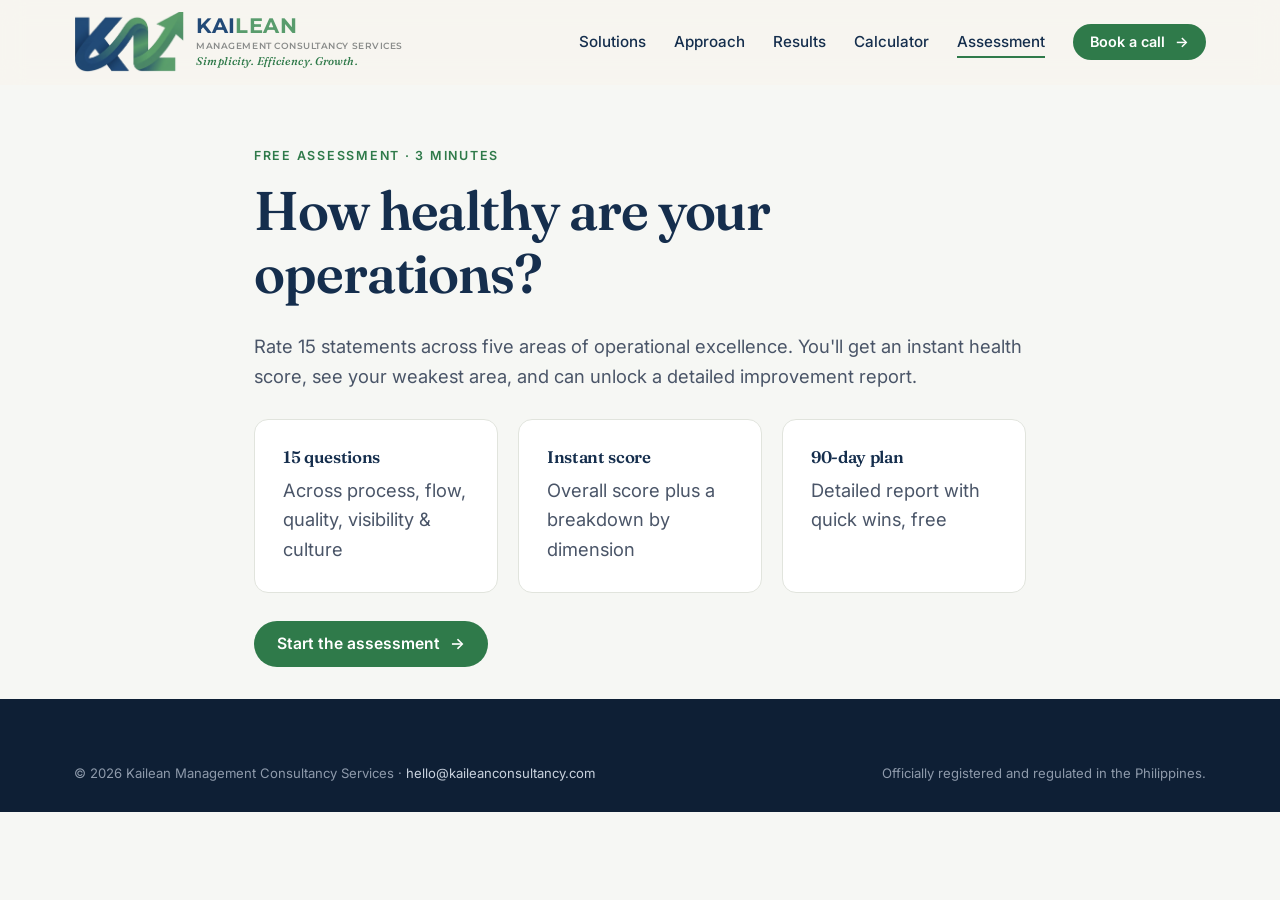
<file: assessment.html>
<!doctype html>
<html lang="en">
<head>
  <meta charset="utf-8">
  <meta name="viewport" content="width=device-width, initial-scale=1">
  <title>Ops Health Score Assessment | Kailean Management Consultancy</title>
  <meta name="description" content="Answer 15 quick questions and get an instant operational health score across process, flow, quality, visibility and improvement culture.">
  <link rel="preconnect" href="https://fonts.googleapis.com">
  <link rel="preconnect" href="https://fonts.gstatic.com" crossorigin>
  <link href="https://fonts.googleapis.com/css2?family=Montserrat:wght@600;700&family=Fraunces:ital,opsz,wght@0,9..144,500;0,9..144,600;1,9..144,500&family=Inter:wght@400;500;600;700&display=swap" rel="stylesheet">
  <link rel="icon" type="image/png" sizes="32x32" href="assets/img/favicon-32.png">
  <link rel="apple-touch-icon" href="assets/img/apple-touch-icon.png">
  <meta name="theme-color" content="#224A77">
  <link rel="stylesheet" href="assets/css/styles.css">
  <link href="https://assets.calendly.com/assets/external/widget.css" rel="stylesheet">
</head>
<body>
<a class="skip-link" href="#main">Skip to content</a>

<header class="site-header">
  <div class="container header-inner">
    <a class="brand" href="index.html" aria-label="Kailean home">
      <img class="brand-logo" src="assets/img/kailean-mark.png" alt="" width="450" height="245">
      <span class="brand-text"><span class="kai">KAI</span><span class="lean">LEAN</span><small>Management Consultancy Services</small><em class="brand-slogan">Simplicity. Efficiency. Growth.</em></span>
    </a>
    <button class="nav-toggle" aria-label="Menu" aria-expanded="false" aria-controls="nav">
      <svg width="26" height="26" viewBox="0 0 24 24" fill="none" stroke="currentColor" stroke-width="2" stroke-linecap="round"><path d="M4 7h16M4 12h16M4 17h16"/></svg>
    </button>
    <nav class="nav" id="nav" aria-label="Main">
      <a href="index.html#solutions">Solutions</a>
      <a href="index.html#approach">Approach</a>
      <a href="index.html#results">Results</a>
      <a href="calculator.html">Calculator</a>
      <a href="assessment.html" aria-current="page">Assessment</a>
      <a class="btn btn-primary btn-sm" href="#" data-book>Book a call <span class="arrow">→</span></a>
    </nav>
  </div>
</header>

<main id="main">
  <!-- INTRO -->
  <section class="page-hero" id="intro">
    <div class="container" style="max-width:820px">
      <span class="eyebrow">Free assessment · 3 minutes</span>
      <h1 style="font-size:clamp(2rem,4.5vw,3.4rem)">How healthy are your operations?</h1>
      <p>Rate 15 statements across five areas of operational excellence. You'll get an instant health score, see your weakest area, and can unlock a detailed improvement report.</p>
      <div class="grid grid-3" style="margin:28px 0">
        <div class="card"><h3 style="font-size:1.05rem">15 questions</h3><p>Across process, flow, quality, visibility &amp; culture</p></div>
        <div class="card"><h3 style="font-size:1.05rem">Instant score</h3><p>Overall score plus a breakdown by dimension</p></div>
        <div class="card"><h3 style="font-size:1.05rem">90-day plan</h3><p>Detailed report with quick wins, free</p></div>
      </div>
      <button class="btn btn-primary" id="start">Start the assessment <span class="arrow">→</span></button>
    </div>
  </section>

  <!-- QUIZ -->
  <section id="quiz-wrap" hidden style="padding:48px 0 96px">
    <div class="container quiz">
      <div class="progress" aria-hidden="true"><div id="bar"></div></div>
      <div class="progress-meta"><span id="count"></span><span id="dimname"></span></div>
      <div id="q" aria-live="polite"></div>
      <div class="quiz-nav">
        <button class="btn btn-ghost btn-sm" id="back">← Back</button>
        <button class="btn btn-primary btn-sm" id="next" disabled>Next →</button>
      </div>
    </div>
  </section>

  <!-- RESULTS -->
  <section id="results" hidden style="padding:48px 0 96px">
    <div class="container" style="max-width:980px">
      <div class="print-only"><h2>Kailean: Ops Health Report</h2></div>
      <div class="panel">
        <div class="score-wrap">
          <div>
            <span class="eyebrow">Your Ops Health Score</span>
            <div class="gauge-num"><span id="score">0</span><span style="font-size:1.6rem;color:var(--muted)">/100</span></div>
            <p style="margin:12px 0"><span class="band-pill" id="band"></span></p>
            <p id="band-desc"></p>
            <div id="dims" style="margin-top:20px"></div>
          </div>
          <div><svg id="radar" viewBox="0 0 320 300" role="img" aria-label="Radar chart of scores by dimension"></svg></div>
        </div>
      </div>

      <div class="panel" style="margin-top:20px">
        <span class="eyebrow">Your biggest opportunity</span>
        <h3 id="weak-title"></h3>
        <p id="weak-tip"></p>
      </div>

      <div class="panel no-print" id="gate" style="margin-top:20px">
        <h3 style="font-size:1.3rem">Unlock your detailed report</h3>
        <p style="font-size:.95rem">Get an analysis of every dimension, a 90-day action plan and recommended next steps. You can print it or save it as a PDF.</p>
        <form id="lead-form" novalidate>
          <div class="grid grid-2" style="gap:0 16px">
            <div class="field"><label for="l-name">Name</label><input type="text" id="l-name" autocomplete="name" required></div>
            <div class="field"><label for="l-email">Work email</label><input type="email" id="l-email" autocomplete="email" required></div>
            <div class="field"><label for="l-company">Company</label><input type="text" id="l-company" autocomplete="organization"></div>
            <div class="field"><label for="l-size">Team size</label>
              <select id="l-size"><option value="">Select…</option><option>1–20</option><option>21–100</option><option>101–500</option><option>500+</option></select>
            </div>
          </div>
          <label class="consent"><input type="checkbox" id="l-consent" required> <span>I agree that Kailean may store my details to send this report and follow up, in line with the Data Privacy Act of 2012 (RA 10173). I can opt out anytime.</span></label>
          <div class="error" id="lead-err" hidden style="margin-bottom:12px"></div>
          <button class="btn btn-primary" type="submit">Unlock my report <span class="arrow">→</span></button>
        </form>
      </div>

      <div class="panel report" id="report" hidden style="margin-top:20px"></div>

      <div class="btn-row no-print" id="after-actions" hidden style="margin-top:20px">
        <button class="btn btn-ghost" type="button" onclick="window.print()">Print / Save as PDF</button>
        <button class="btn btn-primary" type="button" id="book-walk">Book a free results walkthrough <span class="arrow">→</span></button>
      </div>
      <p class="no-print" style="margin-top:20px"><a href="#" id="retake">Retake the assessment</a></p>
    </div>
  </section>
</main>

<footer class="site-footer">
  <div class="container">
    <div class="footer-bottom" style="border:0;padding:0">
      <span>© <span id="year">2026</span> Kailean Management Consultancy Services · <a href="mailto:hello@kaileanconsultancy.com">hello@kaileanconsultancy.com</a></span>
      <span>Officially registered and regulated in the Philippines.</span>
    </div>
  </div>
</footer>

<script src="https://assets.calendly.com/assets/external/widget.js" async></script>
<script src="assets/js/main.js"></script>
<script>
(function () {
  const K = window.KAILEAN;
  const $ = (s) => document.querySelector(s);

  const DIMS = [
    { id: "process", name: "Process clarity",
      qs: ["Our core processes are documented and everyone follows the same way of working.",
           "Every key process has a clear owner who is accountable for its performance.",
           "New team members can learn a process from written standards, not just by shadowing."],
      tip: "Document your 3 most important processes as simple one-page standard work, each with a named owner.",
      detail: { low: "Work depends on individuals rather than processes, so quality varies and knowledge walks out the door.", mid: "Some processes are defined, but they're inconsistently followed or out of date.", high: "Processes are clear, owned and followed: a solid base for scaling." },
      service: "5S & Standard Work Setup" },
    { id: "flow", name: "Flow & speed",
      qs: ["We know the end-to-end lead time of our main processes.",
           "Work rarely sits waiting for approvals, information or another team.",
           "Handoffs between people and departments are smooth and few."],
      tip: "Map one high-volume process end to end and measure how much of the lead time is waiting rather than working.",
      detail: { low: "Work spends most of its time waiting. Lead times are long and unpredictable.", mid: "Flow is OK in places, but queues and handoffs create delays at key points.", high: "Work flows well with few delays, so focus on sustaining and extending it." },
      service: "Value Stream Mapping Workshop" },
    { id: "quality", name: "Quality & rework",
      qs: ["Errors are caught at the source rather than by customers or downstream teams.",
           "We track rework or error rates and review them regularly.",
           "When a problem occurs, we find and fix the root cause so it doesn't come back."],
      tip: "Track first-pass yield on one process for two weeks, then run a 5-Whys session on the top error.",
      detail: { low: "Rework is a hidden tax on capacity, and the same problems keep recurring.", mid: "Quality is monitored, but root causes aren't consistently eliminated.", high: "Quality is built in, and problems are solved at the root." },
      service: "Kaizen Event" },
    { id: "visibility", name: "Data & visibility",
      qs: ["We have a small set of KPIs that everyone understands.",
           "Teams can see their performance daily or weekly, not just at month-end.",
           "Decisions are based on data more than gut feel."],
      tip: "Put 3–5 KPIs on a visual board and hold a 10-minute daily huddle around it.",
      detail: { low: "Problems are invisible until they become crises. Leaders spend their time firefighting.", mid: "Data exists but isn't visible or used in day-to-day decisions.", high: "Performance is visible and drives action." },
      service: "Operations Scaling Program" },
    { id: "culture", name: "Improvement culture",
      qs: ["Frontline staff regularly suggest and implement improvements.",
           "Leaders spend time where the work happens (the gemba), not only in meetings.",
           "Improvements we make tend to stick rather than slip back."],
      tip: "Start a simple weekly improvement board: every team implements one small idea per week.",
      detail: { low: "Improvement is top-down and occasional, and changes tend to fade.", mid: "There's appetite for improvement, but no consistent routine to sustain it.", high: "Continuous improvement is part of how you work." },
      service: "Continuous Improvement Coaching" }
  ];
  const OPTIONS = ["Not at all", "Partly", "Mostly", "Fully"];
  const QS = DIMS.flatMap((d, di) => d.qs.map((text) => ({ text, di })));
  const BANDS = [
    { max: 40, name: "Reactive", desc: "Your operation runs on effort and heroics. There's significant waste to remove, which also means big, fast gains are available." },
    { max: 60, name: "Stabilizing", desc: "The foundations are forming, but inconsistency and hidden waste are holding back speed and scale." },
    { max: 80, name: "Optimizing", desc: "Strong fundamentals. Targeted improvements in your weaker areas will unlock the next level of performance." },
    { max: 100, name: "Lean-mature", desc: "Excellent. You've built a culture of improvement, and the opportunity now is sustaining it and spreading it." }
  ];

  const answers = new Array(QS.length).fill(null);
  let i = 0, result = null, person = {};

  $("#start").addEventListener("click", () => { $("#intro").hidden = true; $("#quiz-wrap").hidden = false; show(); });

  function show() {
    const q = QS[i];
    $("#bar").style.width = (i / QS.length) * 100 + "%";
    $("#count").textContent = `Question ${i + 1} of ${QS.length}`;
    $("#dimname").textContent = DIMS[q.di].name;
    $("#q").innerHTML = `
      <div class="q-dim">${DIMS[q.di].name}</div>
      <div class="q-text">${q.text}</div>
      <div class="options" role="group" aria-label="Your answer">
        ${OPTIONS.map((o, k) => `<button class="option" data-v="${k + 1}" aria-pressed="${answers[i] === k + 1}"><span class="key">${k + 1}</span>${o}</button>`).join("")}
      </div>`;
    $("#back").style.visibility = i === 0 ? "hidden" : "visible";
    $("#next").disabled = answers[i] === null;
    $("#next").textContent = i === QS.length - 1 ? "See my score →" : "Next →";
    const first = document.querySelector(".option[aria-pressed='true']") || document.querySelector(".option");
    first && first.focus({ preventScroll: true });
  }

  $("#q").addEventListener("click", (e) => {
    const b = e.target.closest(".option");
    if (!b) return;
    answers[i] = +b.dataset.v;
    document.querySelectorAll(".option").forEach((o) => o.setAttribute("aria-pressed", o === b));
    $("#next").disabled = false;
  });
  document.addEventListener("keydown", (e) => {
    if ($("#quiz-wrap").hidden) return;
    if (["1", "2", "3", "4"].includes(e.key)) { const b = document.querySelector(`.option[data-v="${e.key}"]`); b && b.click(); }
  });
  $("#back").addEventListener("click", () => { if (i > 0) { i--; show(); } });
  $("#next").addEventListener("click", next);
  function next() {
    if (answers[i] === null) return;
    if (i < QS.length - 1) { i++; show(); } else finish();
  }

  function finish() {
    const dimScores = DIMS.map((d, di) => {
      const vals = QS.map((q, k) => (q.di === di ? answers[k] : null)).filter((v) => v !== null);
      const avg = vals.reduce((a, b) => a + b, 0) / vals.length;
      return Math.round(((avg - 1) / 3) * 100);
    });
    const overall = Math.round(dimScores.reduce((a, b) => a + b, 0) / dimScores.length);
    const band = BANDS.find((b) => overall <= b.max);
    const order = dimScores.map((s, k) => k).sort((a, b) => dimScores[a] - dimScores[b]);
    result = { dimScores, overall, band, order };
    try { localStorage.setItem("kailean_score", overall); } catch (e) {}

    $("#quiz-wrap").hidden = true;
    $("#results").hidden = false;
    window.scrollTo({ top: 0, behavior: "smooth" });

    // Count up
    const el = $("#score"), start = performance.now();
    (function tick(now) { const t = Math.min(1, (now - start) / 1000); el.textContent = Math.round(overall * (1 - Math.pow(1 - t, 3))); if (t < 1) requestAnimationFrame(tick); })(start);
    $("#band").textContent = band.name;
    $("#band-desc").textContent = band.desc;
    $("#dims").innerHTML = DIMS.map((d, k) => `
      <div class="dim-row"><span>${d.name}</span><div class="bar-track"><div class="bar after" style="width:${dimScores[k]}%"></div></div><b>${dimScores[k]}</b></div>`).join("");
    const weak = DIMS[order[0]];
    $("#weak-title").textContent = `${weak.name} (${dimScores[order[0]]}/100)`;
    $("#weak-tip").innerHTML = `<b>Quick win:</b> ${weak.tip}`;
    drawRadar(dimScores);
  }

  function drawRadar(scores) {
    const cx = 160, cy = 150, R = 105, n = scores.length;
    const pt = (k, r) => { const a = -Math.PI / 2 + (2 * Math.PI * k) / n; return [cx + r * Math.cos(a), cy + r * Math.sin(a)]; };
    let svg = "";
    [0.25, 0.5, 0.75, 1].forEach((f) => { svg += `<polygon points="${scores.map((_, k) => pt(k, R * f).join(",")).join(" ")}" fill="none" stroke="#E1E4DD"/>`; });
    scores.forEach((_, k) => { const [x, y] = pt(k, R); svg += `<line x1="${cx}" y1="${cy}" x2="${x}" y2="${y}" stroke="#E1E4DD"/>`; });
    svg += `<polygon points="${scores.map((s, k) => pt(k, (R * Math.max(s, 4)) / 100).join(",")).join(" ")}" fill="rgba(63,138,87,.18)" stroke="#2F7A4A" stroke-width="2.5"/>`;
    scores.forEach((s, k) => {
      const [x, y] = pt(k, (R * Math.max(s, 4)) / 100);
      svg += `<circle cx="${x}" cy="${y}" r="4" fill="#2F7A4A"/>`;
      const [lx, ly] = pt(k, R + 22);
      const anchor = Math.abs(lx - cx) < 10 ? "middle" : lx > cx ? "start" : "end";
      svg += `<text x="${lx}" y="${ly}" text-anchor="${anchor}" dominant-baseline="middle" font-size="11.5" font-weight="600" fill="#152E4D" font-family="Inter, sans-serif">${DIMS[k].name}</text>`;
    });
    $("#radar").innerHTML = svg;
  }

  $("#lead-form").addEventListener("submit", (e) => {
    e.preventDefault();
    const name = $("#l-name").value.trim(), email = $("#l-email").value.trim(), err = $("#lead-err");
    if (!name || !/^[^@\s]+@[^@\s]+\.[^@\s]+$/.test(email)) { err.textContent = "Please enter your name and a valid email."; err.hidden = false; return; }
    if (!$("#l-consent").checked) { err.textContent = "Please tick the consent box so we can send your report."; err.hidden = false; return; }
    err.hidden = true;
    person = { name, email, company: $("#l-company").value.trim(), teamSize: $("#l-size").value };
    const r = result;
    K.sendLead(Object.assign({ source: "readiness-assessment", score: r.overall, band: r.band.name }, person,
      Object.fromEntries(DIMS.map((d, k) => [d.id, r.dimScores[k]]))));

    const lvl = (s) => (s <= 40 ? "low" : s <= 70 ? "mid" : "high");
    const w1 = DIMS[r.order[0]], w2 = DIMS[r.order[1]];
    $("#report").innerHTML = `
      <p><b>Prepared for:</b> ${esc(name)}${person.company ? ", " + esc(person.company) : ""} · ${new Date().toLocaleDateString()}<br>
      <b>Overall score:</b> ${r.overall}/100 (${r.band.name})</p>
      <h3>Dimension analysis</h3>
      ${DIMS.map((d, k) => `<p><b>${d.name}: ${r.dimScores[k]}/100.</b> ${d.detail[lvl(r.dimScores[k])]}</p>`).join("")}
      <h3>Your 90-day action plan</h3>
      <ol class="plan">
        <li><b>Weeks 1–2:</b> ${w1.tip}</li>
        <li><b>Weeks 3–6:</b> ${w2.tip}</li>
        <li><b>Weeks 7–10:</b> Run a focused Kaizen event on the process where ${w1.name.toLowerCase()} hurts most, and measure before and after.</li>
        <li><b>Weeks 11–13:</b> Turn what worked into standard work, then re-take this assessment to measure progress.</li>
      </ol>
      <h3>Recommended next step</h3>
      <p>Based on your results, the best starting point is a <b>${w1.service}</b>, followed by a <b>${w2.service}</b>. Book a free walkthrough and we'll help you prioritise.</p>`;
    $("#gate").hidden = true;
    $("#report").hidden = false;
    $("#after-actions").hidden = false;
    $("#report").scrollIntoView({ behavior: "smooth", block: "start" });
  });

  $("#book-walk").addEventListener("click", () => {
    K.book({ name: person.name, email: person.email, a1: `Ops Health Score ${result.overall}/100 (${result.band.name}); weakest: ${DIMS[result.order[0]].name}` });
  });
  $("#retake").addEventListener("click", (e) => {
    e.preventDefault();
    answers.fill(null); i = 0;
    $("#results").hidden = true; $("#gate").hidden = false; $("#report").hidden = true; $("#after-actions").hidden = true;
    $("#quiz-wrap").hidden = false; show();
  });
  function esc(s) { return s.replace(/[&<>"']/g, (c) => ({ "&": "&amp;", "<": "&lt;", ">": "&gt;", '"': "&quot;", "'": "&#39;" }[c])); }
})();
</script>
</body>
</html>
</file>
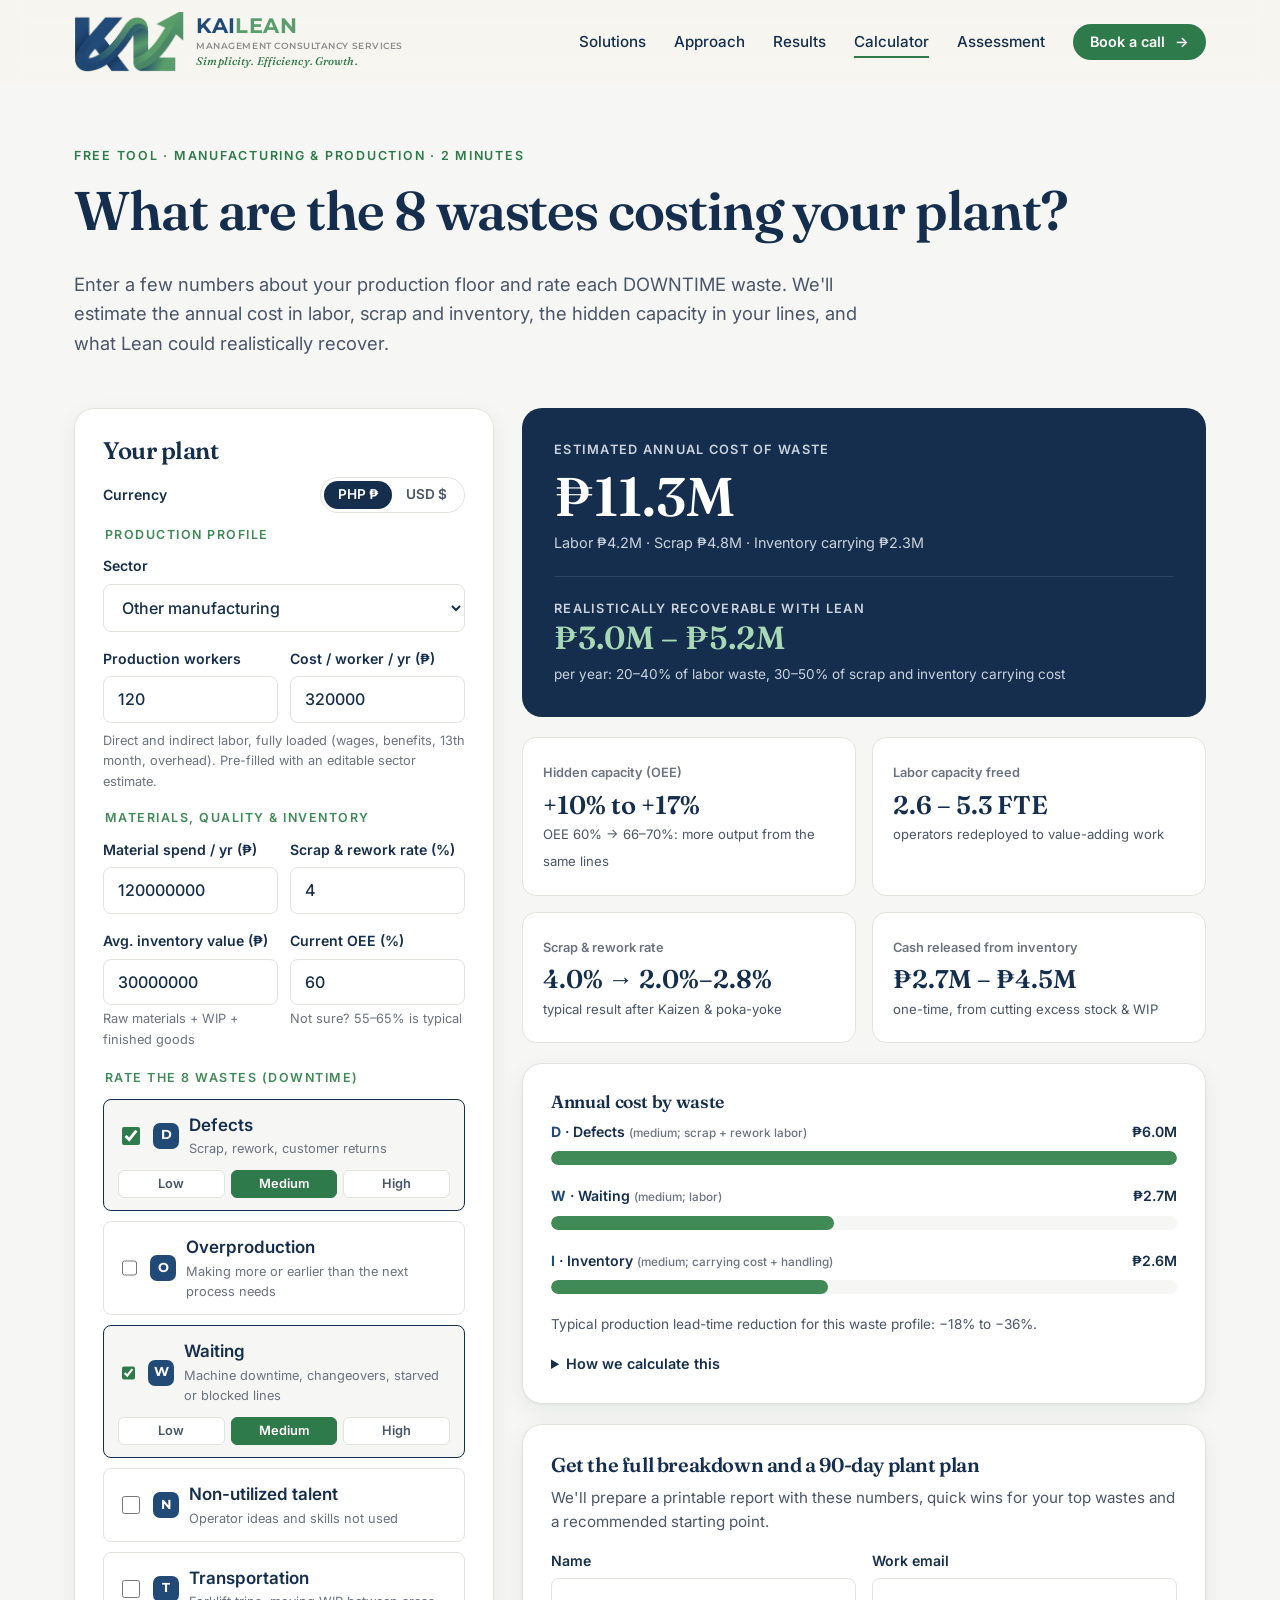
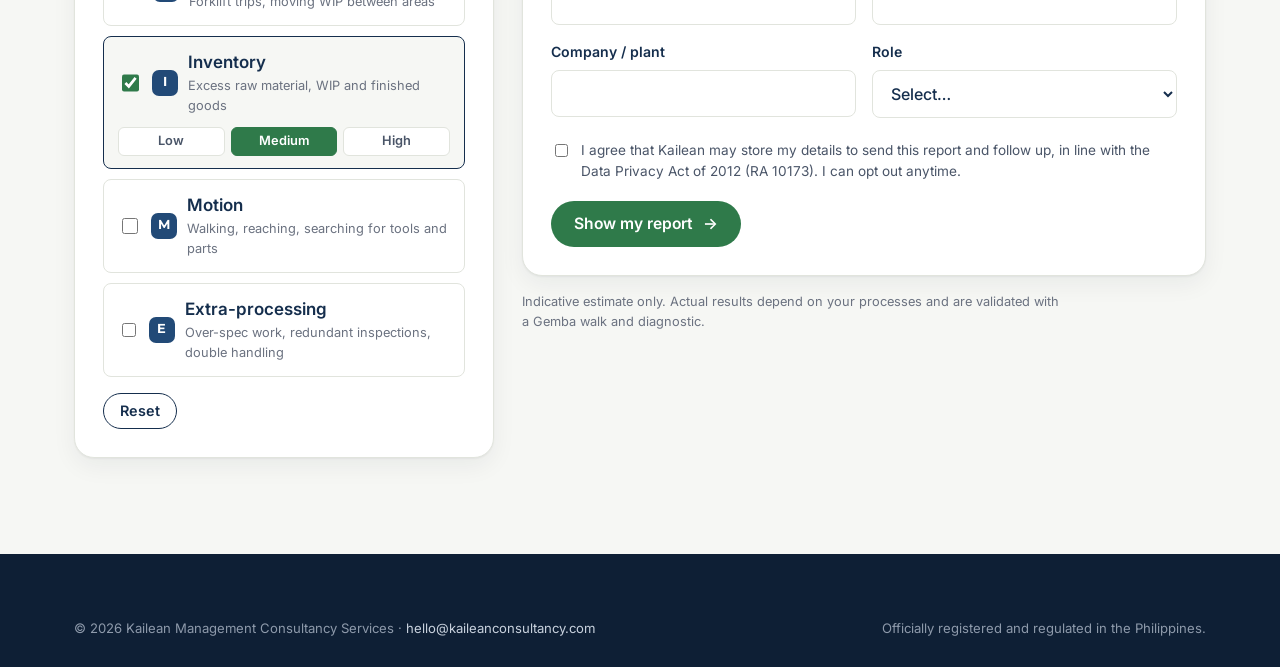
<file: calculator.html>
<!doctype html>
<html lang="en">
<head>
  <meta charset="utf-8">
  <meta name="viewport" content="width=device-width, initial-scale=1">
  <title>Manufacturing Waste Calculator | Kailean Management Consultancy</title>
  <meta name="description" content="Estimate what the 8 wastes of Lean (DOWNTIME) cost your plant each year: labor, scrap, excess inventory and hidden capacity, and how much Lean could recover.">
  <link rel="preconnect" href="https://fonts.googleapis.com">
  <link rel="preconnect" href="https://fonts.gstatic.com" crossorigin>
  <link href="https://fonts.googleapis.com/css2?family=Montserrat:wght@600;700&family=Fraunces:ital,opsz,wght@0,9..144,500;0,9..144,600;1,9..144,500&family=Inter:wght@400;500;600;700&display=swap" rel="stylesheet">
  <link rel="icon" type="image/png" sizes="32x32" href="assets/img/favicon-32.png">
  <link rel="apple-touch-icon" href="assets/img/apple-touch-icon.png">
  <meta name="theme-color" content="#224A77">
  <link rel="stylesheet" href="assets/css/styles.css">
  <link href="https://assets.calendly.com/assets/external/widget.css" rel="stylesheet">
  <style>
    .bottleneck-head .letter { width: 26px; height: 26px; border-radius: 7px; background: var(--brand-blue); color: #fff; display: grid; place-items: center; font: 700 .8rem/1 "Montserrat", sans-serif; flex-shrink: 0; }
    .kpis { grid-template-columns: 1fr 1fr; }
    .field-row { display: grid; grid-template-columns: 1fr 1fr; gap: 0 12px; }
    @media (max-width: 420px) { .field-row { grid-template-columns: 1fr; } }
    fieldset { border: 0; padding: 0; margin: 0 0 6px; }
    legend { font: 600 .78rem/1 var(--font-body); letter-spacing: .12em; text-transform: uppercase; color: var(--teal); margin: 10px 0 14px; }
  </style>
</head>
<body>
<a class="skip-link" href="#main">Skip to content</a>

<header class="site-header">
  <div class="container header-inner">
    <a class="brand" href="index.html" aria-label="Kailean home">
      <img class="brand-logo" src="assets/img/kailean-mark.png" alt="" width="450" height="245">
      <span class="brand-text"><span class="kai">KAI</span><span class="lean">LEAN</span><small>Management Consultancy Services</small><em class="brand-slogan">Simplicity. Efficiency. Growth.</em></span>
    </a>
    <button class="nav-toggle" aria-label="Menu" aria-expanded="false" aria-controls="nav">
      <svg width="26" height="26" viewBox="0 0 24 24" fill="none" stroke="currentColor" stroke-width="2" stroke-linecap="round"><path d="M4 7h16M4 12h16M4 17h16"/></svg>
    </button>
    <nav class="nav" id="nav" aria-label="Main">
      <a href="index.html#solutions">Solutions</a>
      <a href="index.html#approach">Approach</a>
      <a href="index.html#results">Results</a>
      <a href="calculator.html" aria-current="page">Calculator</a>
      <a href="assessment.html">Assessment</a>
      <a class="btn btn-primary btn-sm" href="#" data-book>Book a call <span class="arrow">→</span></a>
    </nav>
  </div>
</header>

<main id="main">
  <section class="page-hero">
    <div class="container">
      <span class="eyebrow">Free tool · Manufacturing &amp; production · 2 minutes</span>
      <h1 style="font-size:clamp(2rem,4.5vw,3.4rem)">What are the 8 wastes costing your plant?</h1>
      <p>Enter a few numbers about your production floor and rate each DOWNTIME waste. We'll estimate the annual cost in labor, scrap and inventory, the hidden capacity in your lines, and what Lean could realistically recover.</p>
    </div>
  </section>

  <section style="padding-bottom:96px">
    <div class="container tool-grid">
      <!-- INPUTS -->
      <form class="panel sticky" id="calc-form" novalidate onsubmit="return false">
        <h2>Your plant</h2>
        <div class="field" style="display:flex;justify-content:space-between;align-items:center;gap:12px">
          <span class="label" style="margin:0">Currency</span>
          <div class="toggle" role="group" aria-label="Currency">
            <button type="button" data-cur="PHP" aria-pressed="true">PHP ₱</button>
            <button type="button" data-cur="USD" aria-pressed="false">USD $</button>
          </div>
        </div>

        <fieldset>
          <legend>Production profile</legend>
          <div class="field">
            <label for="sector">Sector</label>
            <select id="sector">
              <option value="food">Food &amp; beverage</option>
              <option value="electronics">Electronics &amp; semiconductors</option>
              <option value="auto">Automotive &amp; parts</option>
              <option value="plastics">Plastics &amp; packaging</option>
              <option value="garments">Garments &amp; textiles</option>
              <option value="metal">Metal fabrication</option>
              <option value="other" selected>Other manufacturing</option>
            </select>
          </div>
          <div class="field-row">
            <div class="field">
              <label for="workers">Production workers</label>
              <input type="number" id="workers" min="1" max="20000" value="120" inputmode="numeric">
              <div class="error" id="workers-err" hidden>Enter 1–20,000.</div>
            </div>
            <div class="field">
              <label for="cost">Cost / worker / yr (<span class="cur">₱</span>)</label>
              <input type="number" id="cost" min="0" step="1000" inputmode="numeric" data-money>
            </div>
          </div>
          <div class="hint" style="margin:-8px 0 14px;font-size:.8rem;color:var(--muted)">Direct and indirect labor, fully loaded (wages, benefits, 13th month, overhead). Pre-filled with an editable sector estimate.</div>
        </fieldset>

        <fieldset>
          <legend>Materials, quality &amp; inventory</legend>
          <div class="field-row">
            <div class="field">
              <label for="material">Material spend / yr (<span class="cur">₱</span>)</label>
              <input type="number" id="material" min="0" step="100000" value="120000000" inputmode="numeric" data-money>
            </div>
            <div class="field">
              <label for="scrap">Scrap &amp; rework rate (%)</label>
              <input type="number" id="scrap" min="0" max="50" step="0.1" value="4" inputmode="decimal">
            </div>
            <div class="field">
              <label for="inventory">Avg. inventory value (<span class="cur">₱</span>)</label>
              <input type="number" id="inventory" min="0" step="100000" value="30000000" inputmode="numeric" data-money>
              <div class="hint">Raw materials + WIP + finished goods</div>
            </div>
            <div class="field">
              <label for="oee">Current OEE (%)</label>
              <input type="number" id="oee" min="10" max="95" step="1" value="60" inputmode="numeric">
              <div class="hint">Not sure? 55–65% is typical</div>
            </div>
          </div>
        </fieldset>

        <fieldset>
          <legend>Rate the 8 wastes (DOWNTIME)</legend>
          <div id="wastes"></div>
        </fieldset>
        <button type="button" class="btn btn-ghost btn-sm" id="reset">Reset</button>
      </form>

      <!-- RESULTS -->
      <div aria-live="polite">
        <div class="results-main">
          <div class="label">Estimated annual cost of waste</div>
          <div class="big" id="r-waste">—</div>
          <div style="font-size:.9rem" id="r-split"></div>
          <hr>
          <div class="label">Realistically recoverable with Lean</div>
          <div class="range" id="r-recover">—</div>
          <div style="font-size:.85rem;margin-top:6px">per year: 20–40% of labor waste, 30–50% of scrap and inventory carrying cost</div>
        </div>

        <div class="kpis">
          <div class="kpi"><span class="label">Hidden capacity (OEE)</span><strong id="r-oee">—</strong><span style="font-size:.82rem" id="r-oee-sub">more output from the same lines</span></div>
          <div class="kpi"><span class="label">Labor capacity freed</span><strong id="r-fte">—</strong><span style="font-size:.82rem">operators redeployed to value-adding work</span></div>
          <div class="kpi"><span class="label">Scrap &amp; rework rate</span><strong id="r-scrap">—</strong><span style="font-size:.82rem">typical result after Kaizen &amp; poka-yoke</span></div>
          <div class="kpi"><span class="label">Cash released from inventory</span><strong id="r-cash">—</strong><span style="font-size:.82rem">one-time, from cutting excess stock &amp; WIP</span></div>
        </div>

        <div class="panel" style="margin-bottom:20px">
          <h3 style="font-size:1.1rem">Annual cost by waste</h3>
          <div id="r-breakdown"></div>
          <p style="font-size:.85rem;margin:6px 0 0" id="r-lead"></p>
          <details class="how">
            <summary>How we calculate this</summary>
            <p style="margin-top:10px"><b>Labor waste:</b> each waste has a benchmark share of operator time it typically consumes (e.g. waiting 7%, motion 4%), scaled by your rating (low ×0.5, medium ×1, high ×1.5). The combined total is capped at 30%.<br><code>labor waste = workers × cost per worker × labor waste %</code></p>
            <p><b>Defects:</b> <code>material spend × scrap &amp; rework rate</code>, plus the rework labor above.</p>
            <p><b>Inventory:</b> carrying cost (storage, capital, handling, obsolescence) of about 25% per year, applied to the excess portion of your stock (15% / 30% / 45% for low / medium / high).<br><code>carrying cost = inventory × excess share × 25%</code></p>
            <p><b>Hidden capacity:</b> Lean typically lifts OEE by 5 / 10 / 15 points depending on how severe waiting and downtime are (capped at 85%, world class).<br><code>capacity gain = target OEE ÷ current OEE − 1</code></p>
            <p style="margin:0">These are indicative estimates from common Lean manufacturing benchmarks. A diagnostic engagement replaces them with your plant's real data.</p>
          </details>
        </div>

        <!-- GATE -->
        <div class="panel" id="gate">
          <h3 style="font-size:1.25rem">Get the full breakdown and a 90-day plant plan</h3>
          <p style="font-size:.95rem">We'll prepare a printable report with these numbers, quick wins for your top wastes and a recommended starting point.</p>
          <form id="lead-form" novalidate>
            <div class="grid grid-2" style="gap:0 16px">
              <div class="field"><label for="l-name">Name</label><input type="text" id="l-name" autocomplete="name" required></div>
              <div class="field"><label for="l-email">Work email</label><input type="email" id="l-email" autocomplete="email" required></div>
              <div class="field"><label for="l-company">Company / plant</label><input type="text" id="l-company" autocomplete="organization"></div>
              <div class="field"><label for="l-role">Role</label>
                <select id="l-role"><option value="">Select…</option><option>Owner / GM</option><option>Plant / operations manager</option><option>Production supervisor</option><option>Quality / CI engineer</option><option>Other</option></select>
              </div>
            </div>
            <label class="consent"><input type="checkbox" id="l-consent" required> <span>I agree that Kailean may store my details to send this report and follow up, in line with the Data Privacy Act of 2012 (RA 10173). I can opt out anytime.</span></label>
            <div class="error" id="lead-err" hidden style="margin-bottom:12px"></div>
            <button class="btn btn-primary" type="submit">Show my report <span class="arrow">→</span></button>
          </form>
        </div>

        <div class="panel" id="success" hidden>
          <div class="success no-print">✓ Your report is ready below. Use <b>Print / Save as PDF</b> to keep a copy.</div>
          <div class="print-only"><h2>Kailean: Manufacturing Waste Report</h2></div>
          <div id="report"></div>
          <div class="btn-row no-print" style="margin-top:20px">
            <button class="btn btn-ghost" type="button" onclick="window.print()">Print / Save as PDF</button>
            <button class="btn btn-primary" type="button" id="book-validate">Validate these numbers on a free call <span class="arrow">→</span></button>
          </div>
        </div>
        <p class="disclaimer">Indicative estimate only. Actual results depend on your processes and are validated with a Gemba walk and diagnostic.</p>
      </div>
    </div>
  </section>
</main>

<footer class="site-footer">
  <div class="container">
    <div class="footer-bottom" style="border:0;padding:0">
      <span>© <span id="year">2026</span> Kailean Management Consultancy Services · <a href="mailto:hello@kaileanconsultancy.com">hello@kaileanconsultancy.com</a></span>
      <span>Officially registered and regulated in the Philippines.</span>
    </div>
  </div>
</footer>

<div class="mobile-bar">
  <a class="btn btn-ghost" href="assessment.html">Get my score</a>
  <a class="btn btn-primary" href="#" data-book>Book a call</a>
</div>

<script src="https://assets.calendly.com/assets/external/widget.js" async></script>
<script src="assets/js/main.js"></script>
<script>
(function () {
  const K = window.KAILEAN;
  const $ = (s) => document.querySelector(s);

  // Editable defaults: fully-loaded yearly cost per production worker (PHP)
  const SECTOR_COST = { food: 300000, electronics: 360000, auto: 380000, plastics: 300000, garments: 260000, metal: 340000, other: 320000 };

  // DOWNTIME: labor = benchmark share of operator time at "medium" severity
  const WASTES = [
    { id: "D", name: "Defects", hint: "Scrap, rework, customer returns", labor: 0.03, on: true, sev: "med",
      win: "Run a weekly scrap Pareto by cause and add a poka-yoke (error-proofing) device or first-article check at the top defect station." },
    { id: "O", name: "Overproduction", hint: "Making more or earlier than the next process needs", labor: 0.03, on: false, sev: "med",
      win: "Produce to a pull signal (kanban) instead of forecast batches, and level the schedule across the week (heijunka)." },
    { id: "W", name: "Waiting", hint: "Machine downtime, changeovers, starved or blocked lines", labor: 0.07, on: true, sev: "med",
      win: "Log the top 3 downtime reasons per machine every shift, run a SMED workshop on your longest changeover, and start TPM daily checks." },
    { id: "N", name: "Non-utilized talent", hint: "Operator ideas and skills not used", labor: 0.02, on: false, sev: "med",
      win: "Start a 10-minute daily shift huddle with a Kaizen idea board, and cross-train operators on the bottleneck machine." },
    { id: "T", name: "Transportation", hint: "Forklift trips, moving WIP between areas", labor: 0.03, on: false, sev: "med",
      win: "Draw a spaghetti diagram of one product's route and relocate stations or racks to cut material moves." },
    { id: "I", name: "Inventory", hint: "Excess raw material, WIP and finished goods", labor: 0.01, on: true, sev: "med",
      win: "Set min/max levels and a two-bin kanban for your top 20 materials, and use FIFO lanes for WIP." },
    { id: "M", name: "Motion", hint: "Walking, reaching, searching for tools and parts", labor: 0.04, on: false, sev: "med",
      win: "Run 5S at the bottleneck station: shadow boards and point-of-use tools and parts within arm's reach." },
    { id: "E", name: "Extra-processing", hint: "Over-spec work, redundant inspections, double handling", labor: 0.03, on: false, sev: "med",
      win: "Compare specs to real customer requirements and remove duplicate inspections and re-handling steps." }
  ];
  const SEV = { low: 0.5, med: 1, high: 1.5 };
  const EXCESS = { low: 0.15, med: 0.30, high: 0.45 };
  const OEE_UPLIFT = { low: 5, med: 10, high: 15 };
  const LABOR_CAP = 0.30, CARRY = 0.25, WORLD_CLASS = 85;
  const R = { labor: [0.2, 0.4], scrap: [0.3, 0.5], inv: [0.3, 0.5] };

  let currency = "PHP";
  const state = {};
  const wrap = $("#wastes");
  const defaults = () => WASTES.forEach((w) => (state[w.id] = { on: w.on, sev: w.sev }));
  defaults();
  WASTES.forEach((w) => {
    const el = document.createElement("div");
    el.className = "bottleneck";
    el.innerHTML = `
      <label class="bottleneck-head"><input type="checkbox" data-w="${w.id}"><span class="letter">${w.id}</span><span>${w.name}<small>${w.hint}</small></span></label>
      <div class="severity" role="group" aria-label="${w.name} severity">
        <button type="button" data-w="${w.id}" data-sev="low">Low</button>
        <button type="button" data-w="${w.id}" data-sev="med">Medium</button>
        <button type="button" data-w="${w.id}" data-sev="high">High</button>
      </div>`;
    wrap.appendChild(el);
  });

  const workers = $("#workers"), cost = $("#cost"), sector = $("#sector");
  const material = $("#material"), scrap = $("#scrap"), inventory = $("#inventory"), oee = $("#oee");
  const toCur = (php) => (currency === "PHP" ? php : Math.round(php / K.phpPerUsd));
  const setDefaultCost = () => { cost.value = toCur(SECTOR_COST[sector.value]); };
  setDefaultCost();

  const fmt = (v) => {
    const sym = currency === "PHP" ? "₱" : "$";
    if (v >= 1e9) return sym + (v / 1e9).toFixed(2) + "B";
    if (v >= 1e6) return sym + (v / 1e6).toFixed(1) + "M";
    if (v >= 1e3) return sym + Math.round(v / 1e3) + "k";
    return sym + Math.round(v);
  };
  const num = (el, min = 0, max = Infinity) => Math.min(max, Math.max(min, parseFloat(el.value) || 0));

  let last = null;
  function compute() {
    const n = parseInt(workers.value, 10);
    const valid = n >= 1 && n <= 20000;
    $("#workers-err").hidden = valid || workers.value === "";
    const people = valid ? n : 0;
    const c = num(cost), mat = num(material), sr = num(scrap, 0, 50) / 100, inv = num(inventory), curOee = num(oee, 10, 95);

    // Labor waste per DOWNTIME category (scaled down proportionally if over the cap)
    const active = WASTES.filter((w) => state[w.id].on);
    const rawLabor = active.reduce((s, w) => s + w.labor * SEV[state[w.id].sev], 0);
    const laborPct = Math.min(rawLabor, LABOR_CAP);
    const scale = rawLabor > 0 ? laborPct / rawLabor : 0;
    const laborBase = people * c;

    const parts = active.map((w) => ({ id: w.id, name: w.name, sev: state[w.id].sev, cost: laborBase * w.labor * SEV[state[w.id].sev] * scale, note: "labor" }));
    const laborCost = laborBase * laborPct;

    // Defects: material scrap (always counted when Defects is ticked)
    const dOn = state.D.on;
    const scrapCost = dOn ? mat * sr : 0;
    const d = parts.find((p) => p.id === "D");
    if (d) { d.cost += scrapCost; d.note = "scrap + rework labor"; }

    // Inventory: carrying cost on excess stock
    const iOn = state.I.on;
    const excess = iOn ? EXCESS[state.I.sev] : 0;
    const carryCost = inv * excess * CARRY;
    const ip = parts.find((p) => p.id === "I");
    if (ip) { ip.cost += carryCost; ip.note = "carrying cost + handling"; }

    // Hidden capacity from OEE gap (driven by Waiting severity)
    const up = state.W.on ? OEE_UPLIFT[state.W.sev] : 5;
    const tHi = Math.min(WORLD_CLASS, curOee + up), tLo = Math.min(WORLD_CLASS, curOee + up * 0.6);
    const capLo = Math.max(0, tLo / curOee - 1), capHi = Math.max(0, tHi / curOee - 1);

    const total = laborCost + scrapCost + carryCost;
    const lo = laborCost * R.labor[0] + scrapCost * R.scrap[0] + carryCost * R.inv[0];
    const hi = laborCost * R.labor[1] + scrapCost * R.scrap[1] + carryCost * R.inv[1];

    // Lead time scales with WIP (Little's Law): cutting excess inventory and waiting shortens it
    const wSev = state.W.on ? SEV[state.W.sev] : 0;
    const ex = iOn ? excess : (state.O.on ? 0.15 : 0.1);
    const leadLo = Math.min(40, Math.round(100 * (ex * 0.5 + 0.03 * wSev)));
    const leadHi = Math.min(60, Math.round(100 * (ex + 0.06 * wSev)));

    last = {
      people, cost: c, mat, sr, inv, curOee, laborPct, laborCost, scrapCost, carryCost, total, lo, hi,
      fteLo: people * laborPct * R.labor[0], fteHi: people * laborPct * R.labor[1],
      tLo, tHi, capLo, capHi,
      srLo: sr * (1 - R.scrap[1]), srHi: sr * (1 - R.scrap[0]),
      cashLo: inv * excess * 0.3, cashHi: inv * excess * 0.5,
      leadLo, leadHi, parts
    };
    render();
  }

  const pct = (v, dp = 0) => (v * 100).toFixed(dp) + "%";
  function render() {
    const r = last;
    $("#r-waste").textContent = fmt(r.total);
    $("#r-split").textContent = r.total
      ? `Labor ${fmt(r.laborCost)} · Scrap ${fmt(r.scrapCost)} · Inventory carrying ${fmt(r.carryCost)}`
      : "Tick at least one waste to see your estimate";
    $("#r-recover").textContent = r.total ? `${fmt(r.lo)} – ${fmt(r.hi)}` : "—";
    $("#r-oee").textContent = r.capHi > 0 ? `+${pct(r.capLo)} to +${pct(r.capHi)}` : "At world class";
    $("#r-oee-sub").textContent = r.capHi > 0 ? `OEE ${r.curOee}% → ${Math.round(r.tLo)}–${Math.round(r.tHi)}%: more output from the same lines` : "OEE already at 85%+";
    $("#r-fte").textContent = r.laborPct ? `${r.fteLo.toFixed(1)} – ${r.fteHi.toFixed(1)} FTE` : "—";
    $("#r-scrap").textContent = state.D.on && r.sr ? `${pct(r.sr, 1)} → ${pct(r.srLo, 1)}–${pct(r.srHi, 1)}` : "—";
    $("#r-cash").textContent = state.I.on && r.inv ? `${fmt(r.cashLo)} – ${fmt(r.cashHi)}` : "—";
    $("#r-lead").textContent = r.parts.length ? `Typical production lead-time reduction for this waste profile: −${r.leadLo}% to −${r.leadHi}%.` : "";
    const sorted = r.parts.slice().sort((a, b) => b.cost - a.cost);
    const max = Math.max(1, ...sorted.map((p) => p.cost));
    $("#r-breakdown").innerHTML = sorted.length
      ? sorted.map((p) => `
        <div class="bar-row">
          <div class="bar-label"><span><b style="color:var(--brand-blue)">${p.id}</b> · ${p.name} <small style="color:var(--muted);font-weight:500">(${p.sev === "med" ? "medium" : p.sev}; ${p.note})</small></span><span>${fmt(p.cost)}</span></div>
          <div class="bar-track"><div class="bar after" style="width:${(p.cost / max) * 100}%"></div></div>
        </div>`).join("")
      : '<p style="color:var(--muted)">Tick a waste to see the breakdown.</p>';
  }

  function syncUI() {
    document.querySelectorAll(".bottleneck").forEach((el) => {
      const id = el.querySelector("input").dataset.w;
      el.classList.toggle("active", state[id].on);
      el.querySelector("input").checked = state[id].on;
      el.querySelectorAll(".severity button").forEach((b) => b.setAttribute("aria-pressed", b.dataset.sev === state[id].sev));
    });
  }

  wrap.addEventListener("change", (e) => { const id = e.target.dataset.w; if (id) { state[id].on = e.target.checked; syncUI(); compute(); } });
  wrap.addEventListener("click", (e) => { const b = e.target.closest("button[data-sev]"); if (b) { state[b.dataset.w].sev = b.dataset.sev; syncUI(); compute(); } });
  let t;
  [workers, cost, material, scrap, inventory, oee].forEach((el) => el.addEventListener("input", () => { clearTimeout(t); t = setTimeout(compute, 150); }));
  sector.addEventListener("change", () => { setDefaultCost(); compute(); });
  document.querySelectorAll("[data-cur]").forEach((btn) => btn.addEventListener("click", () => {
    if (btn.dataset.cur === currency) return;
    const toUsd = btn.dataset.cur === "USD";
    document.querySelectorAll("[data-money]").forEach((el) => {
      const v = parseFloat(el.value) || 0;
      el.value = toUsd ? Math.round(v / K.phpPerUsd) : Math.round(v * K.phpPerUsd);
    });
    currency = btn.dataset.cur;
    document.querySelectorAll("[data-cur]").forEach((b) => b.setAttribute("aria-pressed", b.dataset.cur === currency));
    document.querySelectorAll(".cur").forEach((s) => (s.textContent = currency === "PHP" ? "₱" : "$"));
    compute();
  }));
  $("#reset").addEventListener("click", () => {
    sector.value = "other"; workers.value = 120; scrap.value = 4; oee.value = 60;
    material.value = toCur(120000000); inventory.value = toCur(30000000);
    defaults(); setDefaultCost(); syncUI(); compute();
  });

  // Lead gate → report
  let person = {};
  $("#lead-form").addEventListener("submit", (e) => {
    e.preventDefault();
    const name = $("#l-name").value.trim(), email = $("#l-email").value.trim();
    const err = $("#lead-err");
    if (!name || !/^[^@\s]+@[^@\s]+\.[^@\s]+$/.test(email)) { err.textContent = "Please enter your name and a valid email."; err.hidden = false; return; }
    if (!$("#l-consent").checked) { err.textContent = "Please tick the consent box so we can send your report."; err.hidden = false; return; }
    err.hidden = true;
    person = { name, email, company: $("#l-company").value.trim(), role: $("#l-role").value };
    const r = last;
    const top = r.parts.slice().sort((a, b) => b.cost - a.cost);
    K.sendLead(Object.assign({ source: "manufacturing-waste-calculator", sector: sector.value, currency }, person, {
      workers: r.people, oee: r.curOee, scrapRate: +(r.sr * 100).toFixed(1), wasteCost: Math.round(r.total),
      recoverableLow: Math.round(r.lo), recoverableHigh: Math.round(r.hi), wastes: top.map((p) => p.name + " (" + p.sev + ")").join(", ")
    }));
    const win = (id) => WASTES.find((w) => w.id === id).win;
    $("#report").innerHTML = `
      <p><b>Prepared for:</b> ${esc(name)}${person.company ? ", " + esc(person.company) : ""} · ${new Date().toLocaleDateString()}<br>
      <b>Sector:</b> ${esc(sector.options[sector.selectedIndex].text)}</p>
      <h3>Summary</h3>
      <ul>
        <li>Production workers: <b>${r.people}</b> at <b>${fmt(r.cost)}</b>/yr each · OEE <b>${r.curOee}%</b> · scrap &amp; rework <b>${pct(r.sr, 1)}</b></li>
        <li>Estimated annual cost of waste: <b>${fmt(r.total)}</b> (labor ${fmt(r.laborCost)}, scrap ${fmt(r.scrapCost)}, inventory carrying ${fmt(r.carryCost)})</li>
        <li>Recoverable with Lean: <b>${fmt(r.lo)} – ${fmt(r.hi)}</b> per year</li>
        <li>Hidden capacity: <b>+${pct(r.capLo)} to +${pct(r.capHi)}</b> output · labor freed <b>${r.fteLo.toFixed(1)}–${r.fteHi.toFixed(1)} FTE</b></li>
        ${state.I.on ? `<li>One-time cash release from inventory: <b>${fmt(r.cashLo)} – ${fmt(r.cashHi)}</b></li>` : ""}
        <li>Production lead time: <b>−${r.leadLo}% to −${r.leadHi}%</b></li>
      </ul>
      <h3>Quick wins for your top wastes</h3>
      <ol class="plan">${top.slice(0, 4).map((p) => `<li><b>${p.id} · ${p.name}:</b> ${win(p.id)}</li>`).join("")}</ol>
      <h3>90-day plant plan</h3>
      <ol class="plan">
        <li><b>Days 1–14, Gemba &amp; diagnose:</b> Gemba walks on every shift, a value stream map of your highest-volume product family, and a baseline of OEE, scrap and inventory days.</li>
        <li><b>Days 15–45, Kaizen:</b> one or two Kaizen events on ${top[0] ? top[0].name.toLowerCase() : "the biggest waste"}${top[1] ? " and " + top[1].name.toLowerCase() : ""} (e.g. SMED, poka-yoke, cell layout), with before/after measurement.</li>
        <li><b>Days 46–90, Standardize &amp; sustain:</b> standard work at the bottleneck, TPM daily checks, an OEE / scrap board on the floor, and tiered daily huddles.</li>
      </ol>`;
    $("#gate").hidden = true;
    $("#success").hidden = false;
    $("#success").scrollIntoView({ behavior: "smooth", block: "start" });
  });
  $("#book-validate").addEventListener("click", () => {
    const top = last.parts.slice().sort((a, b) => b.cost - a.cost)[0];
    K.book({ name: person.name, email: person.email, a1: `Plant calculator: ${fmt(last.total)} waste/yr, OEE ${last.curOee}%, top waste ${top ? top.name : "n/a"}` });
  });
  function esc(s) { return s.replace(/[&<>"']/g, (c) => ({ "&": "&amp;", "<": "&lt;", ">": "&gt;", '"': "&quot;", "'": "&#39;" }[c])); }

  syncUI();
  compute();
})();
</script>
</body>
</html>
</file>
<file: assets/css/styles.css>
/* Kailean Management Consultancy — design system */
/* Brand colours sampled from the official Kailean logo: blue #224A77, green #599C6D */
:root {
  --brand-blue: #224A77;
  --brand-green: #599C6D;
  --ink: #152E4D;
  --ink-2: #1D3A5E;
  --paper: #F6F7F4;
  --white: #FFFFFF;
  --slate: #4A5568;
  --muted: #6B7280;
  --line: #E1E4DD;
  --accent: #2F7A4A;
  --accent-dark: #25633B;
  --teal: #3F8A57;
  --teal-soft: #E6F2EA;
  --red-soft: #E6F2EA;
  --warn: #B4472F;
  --warn-soft: #F8E9E4;

  --font-display: "Fraunces", Georgia, "Times New Roman", serif;
  --font-body: "Inter", system-ui, -apple-system, "Segoe UI", Roboto, sans-serif;

  --radius: 14px;
  --radius-sm: 8px;
  --shadow: 0 1px 2px rgba(15, 27, 45, .05), 0 8px 24px rgba(15, 27, 45, .06);
  --shadow-lg: 0 2px 4px rgba(15, 27, 45, .06), 0 20px 48px rgba(15, 27, 45, .12);
  --ease: cubic-bezier(.2, .7, .2, 1);
  --container: 1180px;
}

*, *::before, *::after { box-sizing: border-box; }
html { scroll-behavior: smooth; scroll-padding-top: 88px; -webkit-text-size-adjust: 100%; }
body {
  margin: 0;
  background: var(--paper);
  color: var(--slate);
  font-family: var(--font-body);
  font-size: 17px;
  line-height: 1.6;
  -webkit-font-smoothing: antialiased;
  overflow-x: hidden;
}
img, svg { max-width: 100%; display: block; }
a { color: inherit; }
h1, h2, h3, h4 {
  font-family: var(--font-display);
  color: var(--ink);
  line-height: 1.15;
  letter-spacing: -0.02em;
  margin: 0 0 .5em;
  font-weight: 600;
}
h1 { font-size: clamp(2.4rem, 5.5vw, 4.4rem); }
h2 { font-size: clamp(1.9rem, 3.6vw, 2.8rem); }
h3 { font-size: 1.3rem; }
p { margin: 0 0 1em; max-width: 68ch; }
:focus-visible { outline: 3px solid var(--teal); outline-offset: 3px; border-radius: 4px; }

.container { width: 100%; max-width: var(--container); margin: 0 auto; padding: 0 24px; }
@media (max-width: 600px) { .container { padding: 0 16px; } }
.section { padding: 96px 0; }
@media (max-width: 760px) { .section { padding: 64px 0; } }
.section--white { background: var(--white); }
.section--ink { background: var(--ink); color: #C9D2DE; }
.section--ink h2, .section--ink h3 { color: var(--white); }
.eyebrow {
  display: inline-block;
  font-size: .78rem;
  font-weight: 600;
  letter-spacing: .14em;
  text-transform: uppercase;
  color: var(--accent);
  margin-bottom: 14px;
}
.section--ink .eyebrow { color: #A8D8B5; }
.section-head { max-width: 720px; margin-bottom: 48px; }
.section-head p { font-size: 1.1rem; }
.lead { font-size: 1.2rem; }
.skip-link { position: absolute; left: -9999px; top: 8px; background: var(--ink); color: #fff; padding: 8px 14px; z-index: 1000; }
.skip-link:focus { left: 8px; }

/* Buttons */
.btn {
  display: inline-flex; align-items: center; gap: 10px;
  padding: 14px 22px;
  border-radius: 999px;
  border: 1.5px solid transparent;
  font: 600 .98rem/1 var(--font-body);
  text-decoration: none;
  cursor: pointer;
  transition: background .18s var(--ease), color .18s var(--ease), border-color .18s var(--ease), transform .18s var(--ease), box-shadow .18s var(--ease);
  white-space: nowrap;
}
.btn .arrow { transition: transform .18s var(--ease); }
.btn:hover .arrow { transform: translateX(4px); }
.btn-primary { background: var(--accent); color: var(--white); }
.btn-primary:hover { background: var(--accent-dark); box-shadow: 0 8px 20px rgba(47, 122, 74, .28); }
.btn-ghost { border-color: var(--ink); color: var(--ink); background: transparent; }
.btn-ghost:hover { background: var(--ink); color: var(--white); }
.btn-light { background: var(--white); color: var(--ink); }
.btn-light:hover { background: var(--paper); }
.btn-sm { padding: 10px 16px; font-size: .9rem; }
.btn-block { width: 100%; justify-content: center; }
.btn-row { display: flex; flex-wrap: wrap; gap: 12px; }

/* Header */
.site-header {
  position: sticky; top: 0; z-index: 100;
  background: rgba(247, 245, 240, .88);
  backdrop-filter: saturate(160%) blur(12px);
  -webkit-backdrop-filter: saturate(160%) blur(12px);
  border-bottom: 1px solid transparent;
  transition: border-color .2s, box-shadow .2s;
}
.site-header.scrolled { border-color: var(--line); box-shadow: 0 4px 20px rgba(15, 27, 45, .05); }
.header-inner { display: flex; align-items: center; justify-content: space-between; height: 84px; transition: height .2s var(--ease); }
.site-header.scrolled .header-inner { height: 72px; }
.brand { display: flex; align-items: center; gap: 12px; text-decoration: none; color: var(--ink); }
.brand-logo { height: 60px; width: auto; transition: height .2s var(--ease); }
.site-header.scrolled .brand-logo { height: 51px; }
.brand-text { font: 700 1.3rem/1 "Montserrat", var(--font-body); letter-spacing: .02em; }
.brand-text .kai { color: var(--brand-blue); }
.brand-text .lean { color: var(--brand-green); }
.brand-text small { display: block; margin-top: 4px; font: 600 .56rem/1.2 "Montserrat", var(--font-body); letter-spacing: .06em; text-transform: uppercase; color: #8A8C8B; }
.brand-slogan { display: block; margin-top: 3px; font: italic 500 .7rem/1.2 var(--font-display); letter-spacing: .01em; color: var(--accent); }
@media (max-width: 600px) {
  .header-inner, .site-header.scrolled .header-inner { height: 64px; }
  .brand { gap: 10px; }
  .brand-logo, .site-header.scrolled .brand-logo { height: 44px; }
}
@media (max-width: 400px) { .brand-text small { display: none; } }
.footer-logo { display: inline-block; background: var(--white); border-radius: 14px; padding: 14px 18px; margin-bottom: 16px; }
.footer-logo img { height: 92px; width: auto; }
.nav { display: flex; align-items: center; gap: 28px; }
.nav a:not(.btn) { text-decoration: none; color: var(--ink); font-weight: 500; font-size: .95rem; position: relative; }
.nav a:not(.btn)::after {
  content: ""; position: absolute; left: 0; bottom: -4px; height: 2px; width: 100%;
  background: var(--accent); transform: scaleX(0); transform-origin: left; transition: transform .2s var(--ease);
}
.nav a:not(.btn):hover::after, .nav a[aria-current="page"]::after { transform: scaleX(1); }
.nav-toggle { display: none; background: none; border: 0; padding: 8px; cursor: pointer; color: var(--ink); }
@media (max-width: 1180px) {
  .nav-toggle { display: block; }
  .nav {
    position: fixed; inset: 72px 0 auto 0;
    flex-direction: column; align-items: stretch; gap: 0;
    background: var(--paper); border-bottom: 1px solid var(--line);
    padding: 8px 16px 20px;
    transform: translateY(calc(-100% - 80px)); visibility: hidden;
    transition: transform .25s var(--ease), visibility 0s .25s;
    box-shadow: var(--shadow-lg);
  }
  .nav.open { transform: translateY(0); visibility: visible; transition: transform .25s var(--ease); }
  .nav a:not(.btn) { padding: 14px 4px; border-bottom: 1px solid var(--line); }
  .nav .btn { margin-top: 16px; justify-content: center; }
}
@media (max-width: 600px) {
  html { scroll-padding-top: 72px; }
  .nav { inset: 64px 0 auto 0; }
}

/* Hero */
.hero { padding: 72px 0 88px; }
.hero-grid { display: grid; grid-template-columns: 1.05fr .95fr; gap: 56px; align-items: center; }
.hero h1 em { font-style: italic; color: var(--accent); font-weight: 500; }
.hero .lead { margin-bottom: 32px; }
.hero-note { margin-top: 18px; font-size: .9rem; color: var(--muted); }
.hero-visual { background: var(--white); border: 1px solid var(--line); border-radius: 20px; padding: 28px; box-shadow: var(--shadow); }
.hero-visual .label { font-size: .75rem; font-weight: 600; letter-spacing: .12em; text-transform: uppercase; }
.flow-svg .messy { stroke: #B8B2A5; stroke-dasharray: 600; stroke-dashoffset: 0; }
.flow-svg .clean { stroke: var(--teal); stroke-dasharray: 600; stroke-dashoffset: 600; animation: draw 2.2s .5s var(--ease) forwards; }
@keyframes draw { to { stroke-dashoffset: 0; } }
.hero-stats { display: grid; grid-template-columns: repeat(3, 1fr); gap: 12px; margin-top: 20px; }
.hero-stats div { background: var(--paper); border-radius: var(--radius-sm); padding: 12px; text-align: center; }
.hero-stats strong { display: block; font: 600 1.25rem/1.2 var(--font-display); color: var(--ink); }
.hero-stats span { font-size: .78rem; color: var(--muted); }
.hero-grid > * { min-width: 0; }
@media (max-width: 900px) { .hero-grid { grid-template-columns: minmax(0, 1fr); gap: 40px; } .hero { padding-top: 40px; } }
@media (max-width: 480px) { .hero-visual { padding: 20px; } .hero-stats { gap: 8px; } .hero-stats strong { font-size: 1rem; } }

/* Trust strip */
.trust { border-top: 1px solid var(--line); border-bottom: 1px solid var(--line); background: var(--white); }
.trust-inner { display: flex; flex-wrap: wrap; align-items: center; justify-content: space-between; gap: 20px; padding: 26px 24px; }
.trust-label { font-size: .85rem; color: var(--muted); }
.trust-items { display: flex; flex-wrap: wrap; gap: 10px 28px; }
.trust-item { display: flex; align-items: center; gap: 8px; font-weight: 600; color: var(--ink); font-size: .95rem; opacity: .75; transition: opacity .2s; }
.trust-item:hover { opacity: 1; }
.trust-item svg { color: var(--teal); }

/* Cards / grids */
.grid { display: grid; gap: 20px; }
.grid-2 { grid-template-columns: repeat(2, 1fr); }
.grid-3 { grid-template-columns: repeat(3, 1fr); }
.grid-4 { grid-template-columns: repeat(4, 1fr); }
@media (max-width: 960px) { .grid-4 { grid-template-columns: repeat(2, 1fr); } .grid-3 { grid-template-columns: 1fr 1fr; } }
@media (max-width: 640px) { .grid-2, .grid-3, .grid-4 { grid-template-columns: 1fr; } }
.card {
  background: var(--white); border: 1px solid var(--line); border-radius: var(--radius);
  padding: 28px; transition: transform .2s var(--ease), box-shadow .2s var(--ease), border-color .2s;
}
.card:hover { transform: translateY(-2px); box-shadow: var(--shadow-lg); }
.card .icon {
  width: 44px; height: 44px; border-radius: 12px; display: grid; place-items: center;
  background: var(--warn-soft); color: var(--warn); margin-bottom: 18px;
}
.card .icon.teal { background: var(--teal-soft); color: var(--teal); }
.card p { font-size: .97rem; margin-bottom: 0; }
.card .cost { margin-top: 14px; font-size: .85rem; font-weight: 600; color: var(--accent); }

/* Pillars */
.pillar { position: relative; overflow: hidden; }
.pillar .num { font: 600 3.6rem/1 var(--font-display); color: var(--line); position: absolute; right: 20px; top: 14px; }
.pillar .tag { font-size: .75rem; font-weight: 600; letter-spacing: .12em; text-transform: uppercase; color: var(--teal); }
.pillar ul { margin: 14px 0 0; padding: 0; list-style: none; }
.pillar li { padding: 6px 0 6px 26px; position: relative; font-size: .95rem; }
.pillar li::before { content: ""; position: absolute; left: 0; top: 13px; width: 14px; height: 2px; background: var(--accent); }

/* Solutions finder */
.finder { background: var(--white); border: 1px solid var(--line); border-radius: 20px; padding: 32px; box-shadow: var(--shadow); }
.finder-row { margin-bottom: 22px; }
.finder-row > span { display: block; font-weight: 600; color: var(--ink); margin-bottom: 10px; }
.chips { display: flex; flex-wrap: wrap; gap: 8px; }
.chip {
  border: 1.5px solid var(--line); background: var(--paper); color: var(--ink);
  padding: 9px 16px; border-radius: 999px; font: 500 .92rem/1 var(--font-body); cursor: pointer;
  transition: all .16s var(--ease);
}
.chip:hover { border-color: var(--ink); }
.chip[aria-pressed="true"] { background: var(--ink); border-color: var(--ink); color: var(--white); }
.finder-results { display: grid; grid-template-columns: repeat(3, 1fr); gap: 16px; margin-top: 28px; min-height: 120px; }
@media (max-width: 860px) { .finder-results { grid-template-columns: 1fr; } }
.result-card { border-radius: var(--radius); padding: 22px; background: var(--paper); border: 1px solid var(--line); animation: rise .45s var(--ease) both; }
.result-card:nth-child(2) { animation-delay: .06s; }
.result-card:nth-child(3) { animation-delay: .12s; }
.result-card.primary { background: var(--ink); color: #C9D2DE; border-color: var(--ink); }
.result-card.primary h4 { color: var(--white); }
.result-card .kind { font-size: .72rem; font-weight: 600; letter-spacing: .12em; text-transform: uppercase; color: var(--accent); }
.result-card.primary .kind { color: #A8D8B5; }
.result-card h4 { font-size: 1.15rem; margin: 8px 0; }
.result-card p { font-size: .92rem; margin-bottom: 12px; }
.result-card .meta { font-size: .82rem; font-weight: 600; }
.result-card a { font-weight: 600; font-size: .9rem; }
.finder-empty { grid-column: 1 / -1; display: grid; place-items: center; color: var(--muted); border: 1.5px dashed var(--line); border-radius: var(--radius); padding: 28px; text-align: center; }
@keyframes rise { from { opacity: 0; transform: translateY(12px); } to { opacity: 1; transform: none; } }

/* Metrics band */
.metrics { display: grid; grid-template-columns: repeat(4, 1fr); gap: 24px; }
.metric strong { display: block; font: 600 clamp(2rem, 4vw, 3rem)/1 var(--font-display); color: var(--white); margin-bottom: 8px; }
.metric span { font-size: .92rem; }
@media (max-width: 760px) { .metrics { grid-template-columns: 1fr 1fr; } }

/* Process timeline */
.timeline-steps { display: grid; grid-template-columns: repeat(5, 1fr); gap: 0; position: relative; margin-bottom: 28px; }
.timeline-steps::before { content: ""; position: absolute; top: 22px; left: 10%; right: 10%; height: 2px; background: var(--line); }
.timeline-progress { position: absolute; top: 22px; left: 10%; height: 2px; background: var(--accent); width: 0; transition: width .4s var(--ease); }
.t-step { background: none; border: 0; cursor: pointer; display: flex; flex-direction: column; align-items: center; gap: 10px; padding: 0 6px; position: relative; font: inherit; color: var(--slate); }
.t-dot {
  width: 46px; height: 46px; border-radius: 50%; display: grid; place-items: center;
  background: var(--white); border: 2px solid var(--line); font: 600 1rem/1 var(--font-display); color: var(--ink);
  transition: all .25s var(--ease);
}
.t-step span { font-weight: 600; font-size: .95rem; color: var(--ink); }
.t-step.done .t-dot { border-color: var(--accent); }
.t-step[aria-selected="true"] .t-dot { background: var(--accent); border-color: var(--accent); color: var(--white); transform: scale(1.08); }
.t-panel { background: var(--white); border: 1px solid var(--line); border-radius: 20px; padding: 32px; box-shadow: var(--shadow); }
.t-panel[hidden] { display: none; }
.t-panel-head { display: flex; justify-content: space-between; align-items: baseline; gap: 16px; flex-wrap: wrap; margin-bottom: 20px; }
.t-panel-head .duration { font-size: .85rem; font-weight: 600; color: var(--teal); background: var(--teal-soft); padding: 6px 12px; border-radius: 999px; }
.t-cols { display: grid; grid-template-columns: repeat(3, 1fr); gap: 24px; }
.t-cols h4 { font-family: var(--font-body); font-size: .78rem; letter-spacing: .12em; text-transform: uppercase; color: var(--accent); margin-bottom: 8px; }
.t-cols p { font-size: .95rem; margin: 0; }
@media (max-width: 760px) {
  .timeline-steps { grid-template-columns: 1fr; gap: 10px; }
  .timeline-steps::before, .timeline-progress { display: none; }
  .t-step { flex-direction: row; justify-content: flex-start; }
  .t-dot { width: 38px; height: 38px; }
  .t-cols { grid-template-columns: 1fr; gap: 16px; }
  .t-panel { padding: 22px; }
}

/* Case study */
.case { display: grid; grid-template-columns: 1fr 1fr; gap: 40px; align-items: start; }
@media (max-width: 900px) { .case { grid-template-columns: 1fr; } }
.seg { display: inline-flex; background: var(--white); border: 1px solid var(--line); border-radius: 999px; padding: 4px; margin-bottom: 24px; }
.seg button { border: 0; background: none; padding: 10px 18px; border-radius: 999px; font: 600 .9rem/1 var(--font-body); color: var(--slate); cursor: pointer; transition: all .18s var(--ease); }
.seg button[aria-selected="true"] { background: var(--ink); color: var(--white); }
.case-pane { animation: rise .4s var(--ease) both; }
.case-pane[hidden] { display: none; }
.case-pane ul { padding-left: 20px; }
.case-pane li { margin-bottom: 6px; }
.case-chart { background: var(--white); border: 1px solid var(--line); border-radius: 20px; padding: 28px; box-shadow: var(--shadow); }
.bar-row { margin-bottom: 20px; }
.bar-row .bar-label { display: flex; justify-content: space-between; font-size: .88rem; font-weight: 600; color: var(--ink); margin-bottom: 8px; }
.bar-track { height: 14px; background: var(--paper); border-radius: 999px; overflow: hidden; }
.bar { height: 100%; border-radius: 999px; background: #B8B2A5; width: 0; transition: width .8s var(--ease), background .3s; }
.bar.after { background: var(--teal); }
.disclaimer { font-size: .8rem; color: var(--muted); margin-top: 16px; }

/* Calculator teaser / split */
.split { display: grid; grid-template-columns: 1fr 1fr; gap: 48px; align-items: center; }
@media (max-width: 900px) { .split { grid-template-columns: 1fr; gap: 32px; } }
.mini-calc { background: var(--white); border-radius: 20px; padding: 28px; color: var(--slate); box-shadow: var(--shadow-lg); }
.mini-calc .out { margin-top: 18px; padding: 18px; border-radius: var(--radius); background: var(--paper); }
.mini-calc .out strong { display: block; font: 600 2rem/1.1 var(--font-display); color: var(--accent); }

/* Forms */
.field { margin-bottom: 16px; }
.field label, .field .label { display: block; font-size: .88rem; font-weight: 600; color: var(--ink); margin-bottom: 6px; }
.field input[type="text"], .field input[type="email"], .field input[type="number"], .field select {
  width: 100%; padding: 12px 14px; border: 1.5px solid var(--line); border-radius: var(--radius-sm);
  font: 500 1rem/1.3 var(--font-body); color: var(--ink); background: var(--white);
  transition: border-color .15s, box-shadow .15s;
}
.field input:focus, .field select:focus { outline: none; border-color: var(--teal); box-shadow: 0 0 0 3px var(--teal-soft); }
.field .hint { font-size: .8rem; color: var(--muted); margin-top: 4px; }
.field .error { font-size: .8rem; color: var(--accent); margin-top: 4px; }
input[type="range"] { width: 100%; accent-color: var(--accent); }
.consent { display: flex; gap: 10px; align-items: flex-start; font-size: .85rem; margin: 6px 0 18px; }
.consent input { margin-top: 4px; accent-color: var(--accent); }

/* About */
.mvp { display: grid; grid-template-columns: repeat(3, 1fr); gap: 20px; }
@media (max-width: 860px) { .mvp { grid-template-columns: 1fr; } }
.mvp .card h3 { font-size: 1.15rem; }

/* Insights */
.insight { display: flex; flex-direction: column; text-decoration: none; }
.insight .type { font-size: .72rem; font-weight: 600; letter-spacing: .12em; text-transform: uppercase; color: var(--teal); margin-bottom: 10px; }
.insight h3 { font-size: 1.15rem; }
.insight .more { margin-top: auto; padding-top: 16px; font-weight: 600; font-size: .9rem; color: var(--accent); }

/* CTA + booking */
.cta-grid { display: grid; grid-template-columns: .9fr 1.1fr; gap: 48px; align-items: start; }
@media (max-width: 900px) { .cta-grid { grid-template-columns: 1fr; } }
.check-list { list-style: none; padding: 0; margin: 24px 0; }
.check-list li { position: relative; padding: 8px 0 8px 34px; }
.check-list li::before {
  content: "✓"; position: absolute; left: 0; top: 8px; width: 22px; height: 22px; border-radius: 50%;
  background: var(--teal); color: #fff; font-size: .75rem; display: grid; place-items: center; font-weight: 700;
}
.booking-frame { background: var(--white); border-radius: 20px; overflow: hidden; min-height: 660px; box-shadow: var(--shadow-lg); }
.calendly-inline-widget { min-width: 280px; height: 680px; }
.contact-lines a { color: var(--white); text-decoration: none; border-bottom: 1px solid rgba(255,255,255,.3); }
.contact-lines a:hover { border-color: var(--white); }

/* Footer */
.site-footer { background: #0E1F35; color: #8E9AAB; padding: 64px 0 28px; font-size: .92rem; }
.footer-grid { display: grid; grid-template-columns: 1.4fr 1fr 1fr 1fr; gap: 32px; margin-bottom: 40px; }
@media (max-width: 860px) { .footer-grid { grid-template-columns: 1fr 1fr; } }
@media (max-width: 520px) { .footer-grid { grid-template-columns: 1fr; } }
.site-footer h4 { font-family: var(--font-body); font-size: .78rem; letter-spacing: .12em; text-transform: uppercase; color: var(--white); margin-bottom: 14px; }
.site-footer ul { list-style: none; padding: 0; margin: 0; }
.site-footer li { margin-bottom: 8px; }
.site-footer a { text-decoration: none; color: #C9D2DE; }
.site-footer a:hover { color: var(--white); }
.badges { display: flex; flex-wrap: wrap; gap: 8px; margin-top: 14px; }
.badge { border: 1px solid #2A4466; border-radius: 999px; padding: 5px 12px; font-size: .78rem; color: #C9D2DE; }
.footer-bottom { border-top: 1px solid #21395A; padding-top: 22px; display: flex; flex-wrap: wrap; justify-content: space-between; gap: 12px; font-size: .82rem; }

/* Floating CTA + mobile bar */
.fab {
  position: fixed; right: 24px; bottom: 24px; z-index: 90;
  box-shadow: 0 10px 30px rgba(47, 122, 74, .38);
  opacity: 0; transform: translateY(16px); pointer-events: none;
  transition: opacity .25s var(--ease), transform .25s var(--ease);
}
.fab.show { opacity: 1; transform: none; pointer-events: auto; }
.mobile-bar { display: none; }
@media (max-width: 760px) {
  .fab { display: none; }
  .mobile-bar {
    display: grid; grid-template-columns: 1fr 1fr; gap: 8px;
    position: fixed; left: 0; right: 0; bottom: 0; z-index: 90;
    padding: 10px 12px calc(10px + env(safe-area-inset-bottom));
    background: rgba(255, 255, 255, .96); border-top: 1px solid var(--line);
    transform: translateY(110%); transition: transform .25s var(--ease);
  }
  .mobile-bar.show { transform: none; }
  .mobile-bar .btn { justify-content: center; padding: 12px; font-size: .9rem; }
  body { padding-bottom: 72px; }
}

/* Exit-intent modal */
.modal-backdrop {
  position: fixed; inset: 0; z-index: 200; background: rgba(14, 31, 53, .55);
  display: grid; place-items: center; padding: 16px;
  opacity: 0; pointer-events: none; transition: opacity .2s var(--ease);
}
.modal-backdrop.open { opacity: 1; pointer-events: auto; }
.modal {
  background: var(--white); border-radius: 20px; max-width: 480px; width: 100%; padding: 36px; position: relative;
  transform: translateY(12px) scale(.98); transition: transform .25s var(--ease); box-shadow: var(--shadow-lg);
}
.modal-backdrop.open .modal { transform: none; }
.modal-close { position: absolute; right: 14px; top: 14px; background: none; border: 0; font-size: 1.6rem; line-height: 1; cursor: pointer; color: var(--muted); padding: 6px; }

/* Reveal on scroll */
.reveal { opacity: 0; transform: translateY(16px); transition: opacity .55s var(--ease), transform .55s var(--ease); }
.reveal.in { opacity: 1; transform: none; }
.stagger > .reveal:nth-child(2) { transition-delay: .06s; }
.stagger > .reveal:nth-child(3) { transition-delay: .12s; }
.stagger > .reveal:nth-child(4) { transition-delay: .18s; }

/* Tool pages */
.page-hero { padding: 56px 0 32px; }
.page-hero p { font-size: 1.15rem; }
.tool-grid { display: grid; grid-template-columns: 420px 1fr; gap: 28px; align-items: start; }
@media (max-width: 960px) { .tool-grid { grid-template-columns: 1fr; } }
.panel { background: var(--white); border: 1px solid var(--line); border-radius: 20px; padding: 28px; box-shadow: var(--shadow); }
.panel.sticky { position: sticky; top: 88px; }
@media (max-width: 960px) { .panel.sticky { position: static; } }
.panel h2 { font-size: 1.5rem; }
.bottleneck { border: 1.5px solid var(--line); border-radius: var(--radius-sm); padding: 12px 14px; margin-bottom: 10px; transition: border-color .15s, background .15s; }
.bottleneck.active { border-color: var(--ink); background: var(--paper); }
.bottleneck-head { display: flex; align-items: center; gap: 10px; cursor: pointer; font-weight: 600; color: var(--ink); }
.bottleneck-head input { accent-color: var(--accent); width: 18px; height: 18px; }
.bottleneck-head small { display: block; font-weight: 400; color: var(--muted); font-size: .8rem; }
.severity { display: none; gap: 6px; margin-top: 10px; }
.bottleneck.active .severity { display: flex; }
.severity button { flex: 1; border: 1.5px solid var(--line); background: var(--white); border-radius: 6px; padding: 7px 4px; font: 600 .8rem/1 var(--font-body); color: var(--slate); cursor: pointer; }
.severity button[aria-pressed="true"] { background: var(--accent); border-color: var(--accent); color: #fff; }
.toggle { display: inline-flex; border: 1.5px solid var(--line); border-radius: 999px; padding: 3px; }
.toggle button { border: 0; background: none; padding: 7px 14px; border-radius: 999px; font: 600 .85rem/1 var(--font-body); cursor: pointer; color: var(--slate); }
.toggle button[aria-pressed="true"] { background: var(--ink); color: #fff; }
.results-main { background: var(--ink); color: #C9D2DE; border-radius: 20px; padding: 32px; margin-bottom: 20px; }
.results-main .label { font-size: .8rem; font-weight: 600; letter-spacing: .1em; text-transform: uppercase; }
.results-main .big { font: 600 clamp(2.2rem, 5vw, 3.4rem)/1.1 var(--font-display); color: var(--white); margin: 6px 0 4px; }
.results-main .range { font: 600 clamp(1.5rem, 3vw, 2rem)/1.2 var(--font-display); color: #A8D8B5; }
.results-main hr { border: 0; border-top: 1px solid #2A4466; margin: 22px 0; }
.kpis { display: grid; grid-template-columns: 1fr 1fr; gap: 16px; margin-bottom: 20px; }
.kpi { background: var(--white); border: 1px solid var(--line); border-radius: var(--radius); padding: 20px; }
.kpi .label { font-size: .8rem; font-weight: 600; color: var(--muted); }
.kpi strong { display: block; font: 600 1.6rem/1.2 var(--font-display); color: var(--ink); margin-top: 4px; }
@media (max-width: 480px) { .kpis { grid-template-columns: 1fr; } }
details.how { margin-top: 16px; font-size: .9rem; }
details.how summary { cursor: pointer; font-weight: 600; color: var(--ink); }
details.how code { background: var(--paper); padding: 2px 6px; border-radius: 4px; font-size: .85rem; }
.success { background: var(--teal-soft); border: 1px solid #C3E0CC; border-radius: var(--radius); padding: 18px; color: var(--ink); margin-bottom: 18px; }

/* Assessment */
.quiz { max-width: 760px; margin: 0 auto; }
.progress { height: 6px; background: var(--line); border-radius: 999px; overflow: hidden; margin-bottom: 10px; }
.progress div { height: 100%; background: var(--accent); width: 0; transition: width .3s var(--ease); }
.progress-meta { display: flex; justify-content: space-between; font-size: .85rem; color: var(--muted); margin-bottom: 28px; }
.q-dim { font-size: .78rem; font-weight: 600; letter-spacing: .12em; text-transform: uppercase; color: var(--teal); }
.q-text { font: 600 clamp(1.4rem, 3vw, 1.9rem)/1.3 var(--font-display); color: var(--ink); margin: 10px 0 28px; }
.options { display: grid; gap: 10px; }
.option {
  text-align: left; border: 1.5px solid var(--line); background: var(--white); border-radius: var(--radius);
  padding: 16px 18px; font: 500 1rem/1.4 var(--font-body); color: var(--ink); cursor: pointer;
  display: flex; gap: 14px; align-items: center; transition: all .15s var(--ease);
}
.option:hover { border-color: var(--ink); }
.option[aria-pressed="true"] { border-color: var(--accent); background: var(--red-soft); }
.option .key { width: 28px; height: 28px; border-radius: 8px; border: 1.5px solid var(--line); display: grid; place-items: center; font-size: .8rem; font-weight: 700; flex-shrink: 0; }
.quiz-nav { display: flex; justify-content: space-between; margin-top: 28px; }
.score-wrap { display: grid; grid-template-columns: 1fr 1fr; gap: 28px; align-items: center; }
@media (max-width: 820px) { .score-wrap { grid-template-columns: 1fr; } }
.gauge-num { font: 600 4rem/1 var(--font-display); color: var(--ink); }
.band-pill { display: inline-block; padding: 6px 14px; border-radius: 999px; font-weight: 600; font-size: .85rem; background: var(--red-soft); color: var(--accent); }
.dim-row { display: grid; grid-template-columns: 150px 1fr 44px; gap: 12px; align-items: center; margin-bottom: 12px; font-size: .9rem; }
.dim-row .bar-track { height: 10px; }
.dim-row b { color: var(--ink); text-align: right; }
@media (max-width: 480px) { .dim-row { grid-template-columns: 110px 1fr 38px; font-size: .82rem; } }
.report { margin-top: 32px; }
.report h3 { margin-top: 24px; }
.plan { counter-reset: p; list-style: none; padding: 0; }
.plan li { counter-increment: p; position: relative; padding: 10px 0 10px 44px; border-bottom: 1px solid var(--line); }
.plan li::before { content: counter(p); position: absolute; left: 0; top: 10px; width: 28px; height: 28px; border-radius: 50%; background: var(--ink); color: #fff; display: grid; place-items: center; font-size: .8rem; font-weight: 700; }

@media print {
  .site-header, .site-footer, .fab, .mobile-bar, .no-print, .modal-backdrop { display: none !important; }
  body { background: #fff; padding: 0; font-size: 12pt; }
  .panel, .results-main { box-shadow: none; }
  .print-only { display: block !important; }
}
.print-only { display: none; }

@media (prefers-reduced-motion: reduce) {
  *, *::before, *::after { animation-duration: .01ms !important; animation-iteration-count: 1 !important; transition-duration: .01ms !important; scroll-behavior: auto !important; }
  .reveal { opacity: 1; transform: none; }
  .flow-svg .clean { stroke-dashoffset: 0; }
}

/* DOWNTIME waste cards */
.card .icon.letter { font: 700 1.15rem/1 "Montserrat", var(--font-body); }
.waste-grid .card { padding: 24px; }
.waste-grid .card h3 { font-size: 1.15rem; }

/* Booking section: high-contrast, scannable copy */
#book .book-copy h2 { font-size: clamp(2rem, 3.8vw, 2.9rem); margin-bottom: 14px; }
#book .book-intro { font-size: 1.2rem; line-height: 1.55; color: #F1F5F9; margin-bottom: 18px; }
.book-meta { display: flex; flex-wrap: wrap; gap: 8px; list-style: none; padding: 0; margin: 0 0 36px; }
.book-meta li {
  display: inline-flex; align-items: center; gap: 8px;
  padding: 8px 14px; border-radius: 999px;
  background: rgba(255, 255, 255, .08); border: 1px solid rgba(255, 255, 255, .18);
  color: #FFFFFF; font-size: .95rem; font-weight: 600;
}
.book-meta li::before { content: ""; width: 8px; height: 8px; border-radius: 50%; background: var(--brand-green); }
#book .book-sub {
  font: 600 .82rem/1 var(--font-body); letter-spacing: .12em; text-transform: uppercase;
  color: #A8D8B5; margin: 0 0 16px;
}
.book-steps { list-style: none; counter-reset: step; padding: 0; margin: 0 0 36px; display: grid; gap: 12px; }
.book-steps li {
  counter-increment: step; position: relative;
  padding: 18px 20px 18px 68px; border-radius: 14px;
  background: rgba(255, 255, 255, .06); border: 1px solid rgba(255, 255, 255, .12);
}
.book-steps li::before {
  content: counter(step); position: absolute; left: 20px; top: 18px;
  width: 32px; height: 32px; border-radius: 50%;
  background: var(--brand-green); color: #fff;
  display: grid; place-items: center; font: 700 .95rem/1 "Montserrat", var(--font-body);
}
.book-steps strong { display: block; color: #FFFFFF; font-size: 1.08rem; font-weight: 600; line-height: 1.35; margin-bottom: 4px; }
.book-steps span { display: block; color: #DCE3EC; font-size: 1rem; line-height: 1.55; }
.book-contact { display: flex; flex-direction: column; gap: 10px; }
.book-contact > span { color: #DCE3EC; font-size: 1rem; }
.book-contact a {
  display: inline-flex; align-items: center; gap: 10px; align-self: flex-start;
  color: #FFFFFF; font-weight: 600; font-size: 1.02rem; text-decoration: none;
  padding: 10px 16px; border-radius: 10px; border: 1px solid rgba(255, 255, 255, .22);
  transition: background .18s var(--ease), border-color .18s var(--ease);
  word-break: break-word;
}
.book-contact a:hover { background: rgba(255, 255, 255, .1); border-color: rgba(255, 255, 255, .45); }
.booking-head { padding: 22px 24px 14px; border-bottom: 1px solid var(--line); }
.booking-head strong { display: block; font: 600 1.25rem/1.3 var(--font-display); color: var(--ink); }
.booking-head span { font-size: .92rem; color: var(--slate); }
@media (max-width: 600px) {
  .book-steps li { padding: 16px 16px 16px 60px; }
  .book-steps li::before { left: 16px; top: 16px; width: 30px; height: 30px; }
  .book-contact a { font-size: .95rem; }
}

/* Services: who we serve */
.audience-grid .card h3 { font-size: 1.15rem; }
.fits { display: flex; flex-wrap: wrap; gap: 6px; margin-top: 16px; }
.fits span {
  font-size: .75rem; font-weight: 600; padding: 5px 10px; border-radius: 999px;
  background: var(--teal-soft); color: var(--teal);
}
</file>
